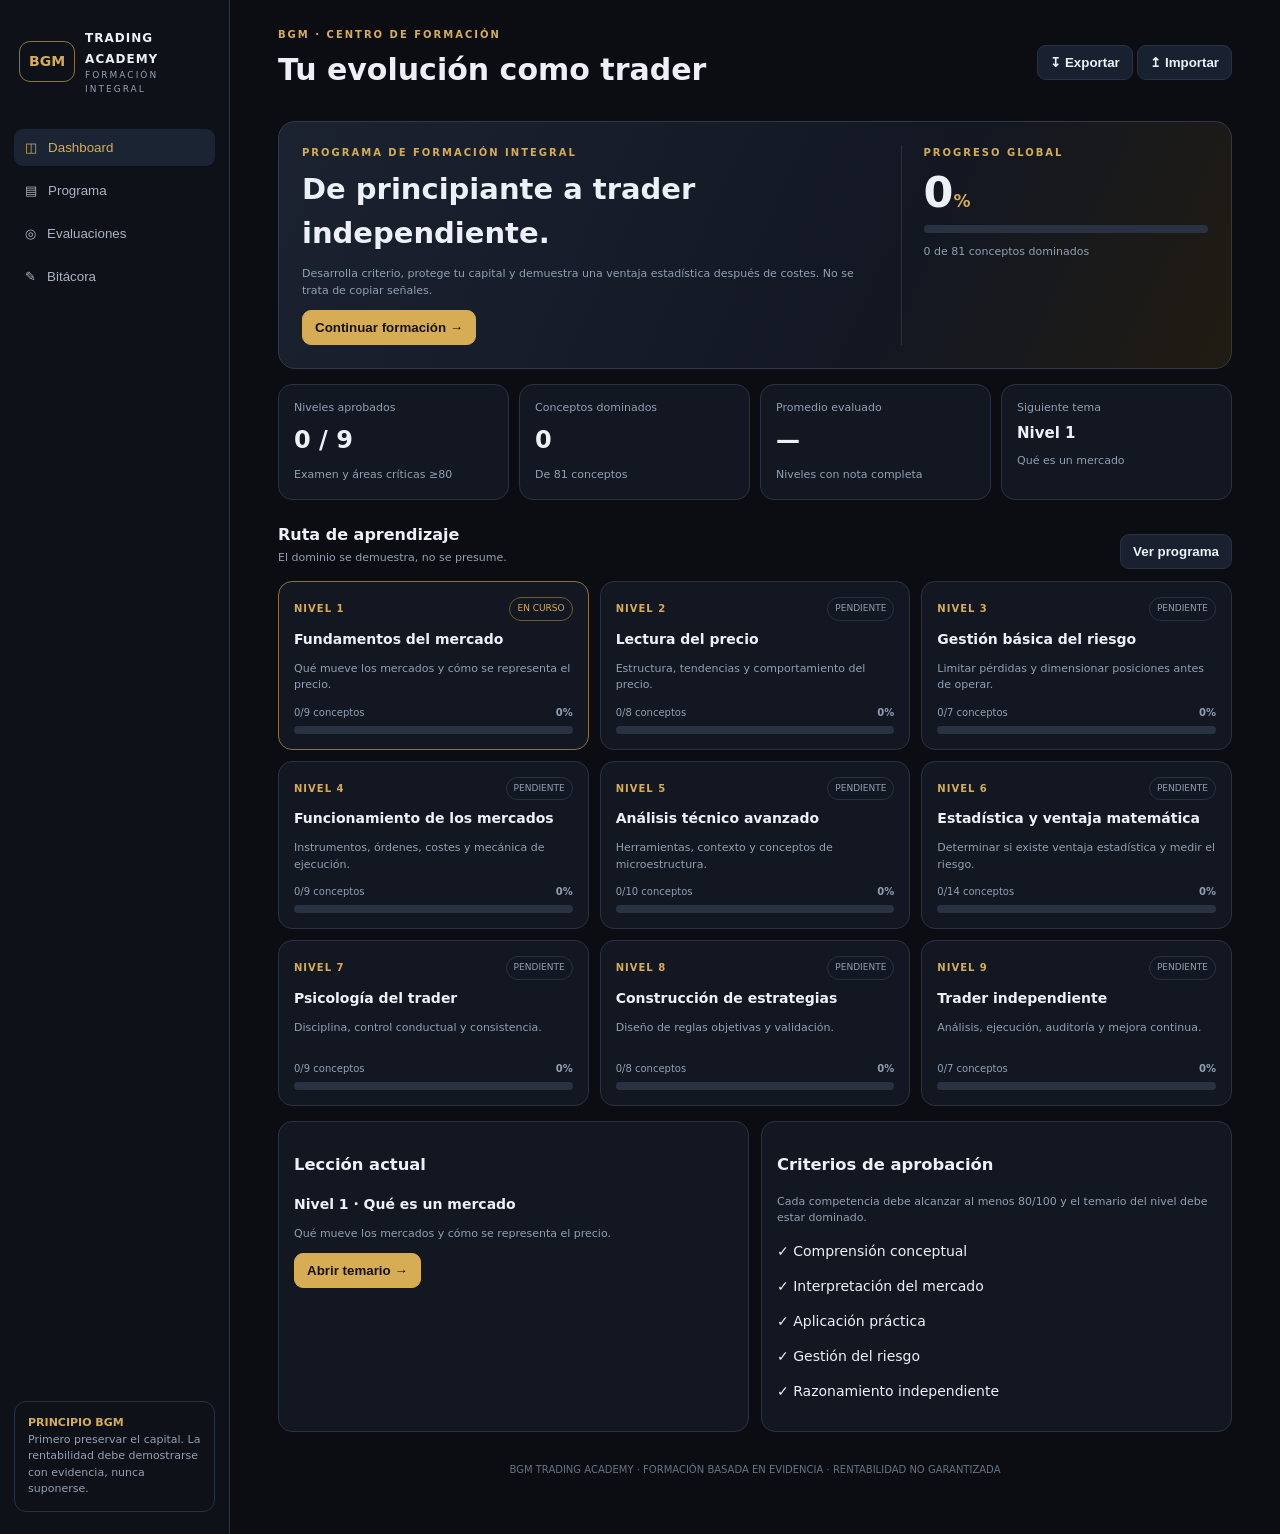
<file: academy_dashboard/index.html>
<!doctype html>
<html lang="es"><head><meta charset="utf-8"><meta name="viewport" content="width=device-width,initial-scale=1"><meta name="theme-color" content="#0b0d12"><title>BGM Trading Academy</title>
<style>
:root{--bg:#0b0d12;--p:#121722;--p2:#192130;--line:#293243;--txt:#edf1f7;--muted:#91a0b4;--gold:#d6ad55;--green:#43c59e;--red:#ef7373}*{box-sizing:border-box}body{margin:0;background:var(--bg);color:var(--txt);font:14px/1.5 system-ui,Arial}.app{min-height:100vh;display:grid;grid-template-columns:230px 1fr}.side{background:#0e1118;border-right:1px solid var(--line);padding:22px 14px;display:flex;flex-direction:column;gap:25px}.brand{display:flex;align-items:center;gap:10px;padding:5px}.logo{border:1px solid #8b713e;color:var(--gold);border-radius:11px;padding:9px;font-weight:900}.brand b{font-size:12px;letter-spacing:1px}.brand small{display:block;color:var(--muted);font-size:9px;letter-spacing:2px}.nav button{width:100%;padding:11px;border:0;border-radius:9px;background:none;color:#aab4c3;text-align:left;margin:3px 0;cursor:pointer}.nav button.active,.nav button:hover{background:#1b2432;color:var(--gold)}.side-note{margin-top:auto;border:1px solid var(--line);border-radius:12px;padding:13px;color:var(--muted);font-size:11px}.side-note b{color:var(--gold)}main{padding:27px clamp(15px,4vw,48px);max-width:1450px;width:100%;margin:auto}.top{display:flex;justify-content:space-between;align-items:center;gap:10px;margin-bottom:24px}.eyebrow{color:var(--gold);font-size:10px;letter-spacing:2px;font-weight:700}.top h1{margin:5px 0;font-size:clamp(22px,3vw,30px)}button,.btn{cursor:pointer}.btn{border:1px solid var(--line);background:var(--p2);color:var(--txt);border-radius:9px;padding:9px 12px;font-weight:600}.btn.gold{background:var(--gold);color:#17130b;border-color:var(--gold)}.hero{border:1px solid #30394a;border-radius:17px;background:linear-gradient(115deg,#1b2230,#121722 65%,#211c12);padding:23px;display:grid;grid-template-columns:1.5fr .8fr;gap:22px;margin-bottom:15px}.hero h2{font-size:clamp(21px,3vw,29px);margin:8px 0}.hero p{color:var(--muted);max-width:650px}.progress{height:8px;background:#293243;border-radius:20px;overflow:hidden}.progress i{display:block;height:100%;background:var(--gold);width:0}.big{font-size:43px;font-weight:800}.big em{font-size:17px;color:var(--gold);font-style:normal}.hero-stat{border-left:1px solid var(--line);padding-left:22px}.muted{color:var(--muted);font-size:11px}.stats{display:grid;grid-template-columns:repeat(4,1fr);gap:10px;margin:15px 0 23px}.stat,.card,.level,.eval{background:var(--p);border:1px solid var(--line);border-radius:14px;padding:15px}.stat label{display:block;color:var(--muted);font-size:11px}.stat strong{font-size:24px;display:block;margin:5px 0}.section{display:flex;justify-content:space-between;align-items:end;margin:22px 0 12px}.section h3{margin:0;font-size:16px}.section p{margin:3px 0;color:var(--muted);font-size:11px}.grid{display:grid;grid-template-columns:repeat(3,1fr);gap:11px}.level{padding:15px}.level.current{border-color:#8b713e}.level h4{margin:8px 0 5px}.level p{font-size:11px;color:var(--muted);min-height:30px}.leveltop,.foot{display:flex;justify-content:space-between;align-items:center;gap:8px}.num{font-size:10px;color:var(--gold);font-weight:bold;letter-spacing:1px}.status{font-size:9px;border:1px solid var(--line);border-radius:20px;padding:4px 7px;color:var(--muted)}.status.ok{color:var(--green);border-color:#27614f}.status.now{color:var(--gold);border-color:#705b32}.foot{font-size:10px;color:var(--muted);margin:10px 0 6px}.cols{display:grid;grid-template-columns:1fr 1fr;gap:12px;margin-top:15px}.view{display:none}.view.active{display:block}.toolbar{display:flex;gap:8px;margin:14px 0;flex-wrap:wrap}.toolbar input,.toolbar select,.field input,.field textarea,.field select,.score input{background:#0e131c;color:var(--txt);border:1px solid var(--line);border-radius:8px;padding:10px}.toolbar input{min-width:220px;flex:1}.level-detail{background:var(--p);border:1px solid var(--line);border-radius:13px;padding:15px;margin:10px 0}.level-detail summary{cursor:pointer;list-style:none}.topics{display:grid;grid-template-columns:1fr 1fr;gap:7px;margin-top:14px}.topic{background:#0e131c;border:1px solid var(--line);border-radius:8px;padding:9px;font-size:12px;display:flex;gap:8px;align-items:center}.topic input{accent-color:var(--green)}.topic.done{border-color:#285344;color:#a5c5b8}.evalgrid{display:grid;grid-template-columns:1fr 1fr;gap:11px}.eval h4{margin:5px 0}.score{display:grid;grid-template-columns:1fr 80px;align-items:center;gap:8px;margin:8px 0;font-size:11px;color:var(--muted)}.score input{width:100%;padding:7px}.field{display:grid;gap:5px;margin:9px 0}.field label{font-size:11px;color:var(--muted)}.field input,.field textarea,.field select{width:100%}.field textarea{min-height:80px}.journalrow{border-top:1px solid var(--line);padding:12px 0}.journalrow small{color:var(--muted)}.empty{border:1px dashed var(--line);padding:18px;text-align:center;color:var(--muted);border-radius:9px}.toast{position:fixed;bottom:18px;right:18px;background:#1b2b27;border:1px solid #2f6956;padding:10px 14px;border-radius:9px;opacity:0;transition:.2s}.toast.show{opacity:1}.footer{text-align:center;color:#667386;font-size:10px;margin:30px 0}
@media(max-width:900px){.app{grid-template-columns:68px 1fr}.side{padding:15px 7px}.brand{justify-content:center}.brand>div:last-child,.side-note{display:none}.nav button{text-align:center;padding:12px 3px;font-size:0}.nav button:before{content:"";font-size:17px}.nav button[data-v=overview]:before{content:"◫"}.nav button[data-v=curriculum]:before{content:"▤"}.nav button[data-v=evaluations]:before{content:"◎"}.nav button[data-v=journal]:before{content:"✎"}.hero{grid-template-columns:1fr}.hero-stat{border:0;border-top:1px solid var(--line);padding:12px 0 0}}@media(max-width:620px){.app{display:block;padding-bottom:62px}.side{position:fixed;z-index:5;bottom:0;left:0;right:0;height:58px;border:0;border-top:1px solid var(--line);padding:4px 5px}.brand{display:none}.nav{display:flex;justify-content:space-around}.nav button{flex:1;margin:0;font-size:9px;padding:4px 1px}.nav button:before{display:block}.top{align-items:flex-start}.top .btn{padding:7px;font-size:11px}.stats{grid-template-columns:1fr 1fr}.grid,.cols,.evalgrid,.topics{grid-template-columns:1fr}main{padding:17px 12px}.hero{padding:17px}.stat{padding:12px}.stat strong{font-size:21px}}
</style></head><body><div class="app"><aside class="side"><div class="brand"><div class="logo">BGM</div><div><b>TRADING ACADEMY</b><small>FORMACIÓN INTEGRAL</small></div></div><nav class="nav"><button class="active" data-v="overview">◫ &nbsp; Dashboard</button><button data-v="curriculum">▤ &nbsp; Programa</button><button data-v="evaluations">◎ &nbsp; Evaluaciones</button><button data-v="journal">✎ &nbsp; Bitácora</button></nav><div class="side-note"><b>PRINCIPIO BGM</b><br>Primero preservar el capital. La rentabilidad debe demostrarse con evidencia, nunca suponerse.</div></aside>
<main><header class="top"><div><div class="eyebrow">BGM · CENTRO DE FORMACIÓN</div><h1 id="title">Tu evolución como trader</h1></div><div><button class="btn" id="export">↧ Exportar</button> <button class="btn" id="import">↥ Importar</button><input type="file" id="file" accept=".json" hidden></div></header>
<section class="view active" id="overview"><div class="hero"><div><div class="eyebrow">PROGRAMA DE FORMACIÓN INTEGRAL</div><h2>De principiante a trader independiente.</h2><p class="muted">Desarrolla criterio, protege tu capital y demuestra una ventaja estadística después de costes. No se trata de copiar señales.</p><button class="btn gold" id="continue">Continuar formación →</button></div><div class="hero-stat"><div class="eyebrow">PROGRESO GLOBAL</div><div class="big" id="pct">0<em>%</em></div><div class="progress"><i id="bar"></i></div><p class="muted" id="count">0 conceptos dominados</p></div></div>
<div class="stats"><div class="stat"><label>Niveles aprobados</label><strong id="approved">0 / 9</strong><span class="muted">Examen y áreas críticas ≥80</span></div><div class="stat"><label>Conceptos dominados</label><strong id="mastered">0</strong><span class="muted" id="total">De 64 conceptos</span></div><div class="stat"><label>Promedio evaluado</label><strong id="average">—</strong><span class="muted">Niveles con nota completa</span></div><div class="stat"><label>Siguiente tema</label><strong style="font-size:15px" id="next">Nivel 1</strong><span class="muted" id="nexttopic">Qué es un mercado</span></div></div>
<div class="section"><div><h3>Ruta de aprendizaje</h3><p>El dominio se demuestra, no se presume.</p></div><button class="btn" data-go="curriculum">Ver programa</button></div><div class="grid" id="levels"></div>
<div class="cols"><div class="card"><h3>Lección actual</h3><b id="current">Nivel 1 · Qué es un mercado</b><p class="muted" id="desc">Comprende cómo interactúan compradores y vendedores.</p><button class="btn gold" data-go="curriculum">Abrir temario →</button></div><div class="card"><h3>Criterios de aprobación</h3><p class="muted">Cada competencia debe alcanzar al menos 80/100 y el temario del nivel debe estar dominado.</p><p>✓ Comprensión conceptual</p><p>✓ Interpretación del mercado</p><p>✓ Aplicación práctica</p><p>✓ Gestión del riesgo</p><p>✓ Razonamiento independiente</p></div></div></section>
<section class="view" id="curriculum"><div class="section"><div><h3>Programa completo</h3><p>Marca dominado solo aquello que puedes explicar y aplicar sin ayuda.</p></div></div><div class="toolbar"><input id="search" placeholder="Buscar concepto o nivel…"><select id="filter"><option value="all">Todos</option><option value="pending">Pendientes</option><option value="done">Dominados</option></select></div><div id="curriculumList"></div></section>
<section class="view" id="evaluations"><div class="section"><div><h3>Evaluaciones por nivel</h3><p>Registra las notas obtenidas en los exámenes prácticos.</p></div></div><div class="evalgrid" id="evalList"></div></section>
<section class="view" id="journal"><div class="section"><div><h3>Bitácora de entrenamiento</h3><p>Separa hechos, interpretación, hipótesis y decisiones.</p></div></div><div class="card"><form id="jform"><div class="field"><label>Fecha</label><input type="date" id="jdate" required></div><div class="field"><label>Activo / mercado</label><input id="jasset" placeholder="BTCUSDT"></div><div class="field"><label>Tipo de práctica</label><select id="jtype"><option>Estudio</option><option>Análisis de gráfico</option><option>Simulación</option><option>Paper Trading</option><option>Auditoría</option></select></div><div class="field"><label>Temporalidad</label><input id="jtf" placeholder="H1, M15…"></div><div class="field"><label>Observaciones e hipótesis</label><textarea id="jnotes" placeholder="¿Qué observaste?"></textarea></div><div class="field"><label>Aprendizaje o error detectado</label><textarea id="jlearn" placeholder="¿Qué mejorarás?"></textarea></div><button class="btn gold" type="submit">Guardar entrada</button></form></div><div class="card" style="margin-top:12px"><h3>Historial</h3><div id="journalList"></div></div></section>
<div class="footer">BGM TRADING ACADEMY · FORMACIÓN BASADA EN EVIDENCIA · RENTABILIDAD NO GARANTIZADA</div></main></div><div class="toast" id="toast"></div>
<script>
const L=[
["Fundamentos del mercado","Qué mueve los mercados y cómo se representa el precio.",["Qué es un mercado","Oferta y demanda","Compradores y vendedores","Formación de precios","Qué es un gráfico","Velas japonesas","OHLC: apertura, máximo, mínimo y cierre","Temporalidades (timeframes)","Volumen"]],
["Lectura del precio","Estructura, tendencias y comportamiento del precio.",["Tendencias alcistas y bajistas","Máximos y mínimos HH, HL, LH, LL","Soportes y resistencias","Consolidaciones","Rupturas (breakouts)","Falsas rupturas","Price Action","Cambios de estructura"]],
["Gestión básica del riesgo","Limitar pérdidas y dimensionar posiciones antes de operar.",["Stop Loss","Take Profit","Relación riesgo/recompensa","Tamaño de posición","Riesgo por operación","Riesgo diario y semanal","Protección del capital"]],
["Funcionamiento de los mercados","Instrumentos, órdenes, costes y mecánica de ejecución.",["Criptomonedas, Forex y acciones","Spot y futuros","Long y Short","Apalancamiento","Margen y liquidación","Tipos de órdenes","Order Book","Spread","Comisiones y funding"]],
["Análisis técnico avanzado","Herramientas, contexto y conceptos de microestructura.",["Medias móviles y EMAs","RSI y MACD","Volumen y perfiles de volumen","Fibonacci","Liquidez y barridos de liquidez","Stop hunts: interpretación y controversia","Fair Value Gaps","Order Blocks","Desequilibrios","Análisis multitemporal"]],
["Estadística y ventaja matemática","Determinar si existe ventaja estadística y medir el riesgo.",["Probabilidad aplicada","Win Rate","Expectativa matemática","Profit Factor","Distribución de resultados","Tamaño de muestra","Varianza y rachas de pérdidas","Drawdown","Riesgo de ruina","Diversificación y correlación","Simulación de Monte Carlo","Sobreoptimización","Sesgo de supervivencia","Backtesting y pruebas fuera de muestra"]],
["Psicología del trader","Disciplina, control conductual y consistencia.",["Disciplina","Miedo y codicia","FOMO","Revenge Trading","Sesgo de confirmación","Impulsividad","Gestión de pérdidas","Control emocional","Plan operativo"]],
["Construcción de estrategias","Diseño de reglas objetivas y validación.",["Desarrollo de hipótesis de trading","Condiciones de entrada","Condiciones de salida","Filtros de estrategia","Medición de resultados","Backtesting","Validación en distintas condiciones","Detectar deterioro de una estrategia"]],
["Trader independiente","Análisis, ejecución, auditoría y mejora continua.",["Análisis diario del mercado","Preparación de escenarios","Plan de trading","Paper Trading","Bitácora profesional","Auditoría de operaciones","Plan de mejora continua"]]
];
const skills=["Comprensión conceptual","Interpretación del mercado","Aplicación práctica","Gestión del riesgo","Razonamiento independiente"];
const total=L.reduce((a,x)=>a+x[2].length,0),KEY="bgm_academy_v1";
function blank(){return{mastered:{},scores:{},journal:[]}}
let S=(()=>{try{return Object.assign(blank(),JSON.parse(localStorage.getItem(KEY)||"{}"))}catch(e){return blank()}})();
function save(){localStorage.setItem(KEY,JSON.stringify(S));render()}
function done(l,t){return !!S.mastered[l+"-"+t]}
function count(){return Object.keys(S.mastered).filter(k=>S.mastered[k]).length}
function first(){for(let l=0;l<L.length;l++)for(let t=0;t<L[l][2].length;t++)if(!done(l,t))return[l,t];return[8,L[8][2].length-1]}
function levelDone(l){return L[l][2].every((x,t)=>done(l,t))}
function avg(l){let s=S.scores[l]||{},a=skills.map(k=>s[k]).filter(v=>v!==undefined);return a.length===5?a.reduce((x,y)=>x+Number(y),0)/5:null}
function approved(l){let s=S.scores[l]||{};return levelDone(l)&&skills.every(k=>s[k]!==undefined&&Number(s[k])>=80)}
function esc(x){return String(x??"").replace(/[&<>"']/g,c=>({"&":"&amp;","<":"&lt;",">":"&gt;",'"':"&quot;","'":"&#39;"}[c]))}
function toast(s){let e=document.getElementById("toast");e.textContent=s;e.classList.add("show");setTimeout(()=>e.classList.remove("show"),2000)}
function overview(){let n=count(),p=Math.round(n/total*100),f=first(),a=L.map((x,i)=>avg(i)).filter(x=>x!==null);document.getElementById("pct").innerHTML=p+"<em>%</em>";document.getElementById("bar").style.width=p+"%";document.getElementById("count").textContent=n+" de "+total+" conceptos dominados";document.getElementById("mastered").textContent=n;document.getElementById("total").textContent="De "+total+" conceptos";document.getElementById("approved").textContent=L.filter((x,i)=>approved(i)).length+" / 9";document.getElementById("average").textContent=a.length?Math.round(a.reduce((x,y)=>x+y,0)/a.length)+"/100":"—";document.getElementById("next").textContent="Nivel "+(f[0]+1);document.getElementById("nexttopic").textContent=L[f[0]][2][f[1]];document.getElementById("current").textContent="Nivel "+(f[0]+1)+" · "+L[f[0]][2][f[1]];document.getElementById("desc").textContent=L[f[0]][1];let h="";L.forEach((x,i)=>{let d=x[2].filter((z,t)=>done(i,t)).length,q=Math.round(d/x[2].length*100),ap=approved(i),cur=i===f[0];h+='<article class="level '+(cur?"current":"")+'"><div class="leveltop"><span class="num">NIVEL '+(i+1)+'</span><span class="status '+(ap?"ok":cur?"now":"")+'">'+(ap?"APROBADO":cur?"EN CURSO":"PENDIENTE")+'</span></div><h4>'+x[0]+'</h4><p>'+x[1]+'</p><div class="foot"><span>'+d+'/'+x[2].length+' conceptos</span><b>'+q+'%</b></div><div class="progress"><i style="width:'+q+'%"></i></div></article>'});document.getElementById("levels").innerHTML=h}
function curriculum(){let q=(document.getElementById("search").value||"").toLowerCase(),f=document.getElementById("filter").value,h="";L.forEach((x,i)=>{let ts=x[2].map((t,j)=>({t:t,j:j,d:done(i,j)})).filter(o=>(!q||(o.t+" "+x[0]).toLowerCase().includes(q))&&(f==="all"||(f==="done"?o.d:!o.d)));if(!ts.length)return;h+='<details class="level-detail" '+(i===first()[0]?"open":"")+'><summary><div class="leveltop"><b><span class="num">N'+(i+1)+'</span> &nbsp;'+x[0]+'</b><span class="status">'+x[2].filter((z,j)=>done(i,j)).length+'/'+x[2].length+'</span></div><p class="muted">'+x[1]+'</p></summary><div class="topics">';ts.forEach(o=>{h+='<label class="topic '+(o.d?"done":"")+'"><input type="checkbox" data-topic="'+i+'-'+o.j+'" '+(o.d?"checked":"")+'><span>'+o.t+'</span></label>'});h+='</div><p class="muted">Marca un concepto cuando puedas definirlo, explicarlo y aplicarlo con un ejemplo propio.</p></details>'});document.getElementById("curriculumList").innerHTML=h||'<div class="empty">No hay resultados.</div>'}
function evaluations(){let h="";L.forEach((x,i)=>{let s=S.scores[i]||{},a=avg(i),ap=approved(i);h+='<div class="eval"><div class="leveltop"><span class="num">NIVEL '+(i+1)+'</span><span class="status '+(ap?"ok":"")+'">'+(ap?"APROBADO":levelDone(i)?"EVALUACIÓN PENDIENTE":"TEMARIO INCOMPLETO")+'</span></div><h4>'+x[0]+'</h4><p class="muted">Introduce notas reales de 0 a 100. Completa el temario antes de evaluar.</p>';skills.forEach(k=>{h+='<label class="score"><span>'+k+'</span><input type="number" min="0" max="100" data-score="'+i+'" data-skill="'+k+'" value="'+(s[k]??"")+'" placeholder="—" '+(!levelDone(i)?"disabled":"")+'></label>'});h+='<hr style="border:0;border-top:1px solid var(--line)"><div class="foot"><span>Promedio: '+(a===null?"—":Math.round(a)+"/100")+'</span><b>'+(ap?"Nivel aprobado":!levelDone(i)?"Completa conceptos":"Cada área debe ser ≥80")+'</b></div></div>'});document.getElementById("evalList").innerHTML=h}
function journal(){let a=S.journal.slice().reverse(),h="";a.forEach((x,i)=>{h+='<div class="journalrow"><b>'+esc(x.asset||"Práctica")+' · '+esc(x.type)+'</b><small style="float:right">'+esc(x.date)+' '+esc(x.tf||"")+'</small>'+(x.notes?'<p>'+esc(x.notes)+'</p>':"")+(x.learn?'<p class="muted">Aprendizaje: '+esc(x.learn)+'</p>':"")+'<button class="btn" data-del="'+(S.journal.length-1-i)+'">Eliminar</button></div>'});document.getElementById("journalList").innerHTML=h||'<div class="empty">Todavía no hay entradas en tu bitácora.</div>'}
function render(){overview();curriculum();evaluations();journal()}
function go(v){document.querySelectorAll(".view").forEach(x=>x.classList.toggle("active",x.id===v));document.querySelectorAll(".nav button").forEach(x=>x.classList.toggle("active",x.dataset.v===v));document.getElementById("title").textContent=({overview:"Tu evolución como trader",curriculum:"Ruta de aprendizaje",evaluations:"Evaluaciones y dominio",journal:"Bitácora de entrenamiento"})[v];window.scrollTo(0,0)}
document.querySelectorAll(".nav button").forEach(b=>b.onclick=()=>go(b.dataset.v));document.querySelectorAll("[data-go]").forEach(b=>b.onclick=()=>go(b.dataset.go));document.getElementById("continue").onclick=()=>go("curriculum");
document.getElementById("curriculumList").onchange=e=>{let x=e.target;if(!x.matches("[data-topic]"))return;let a=x.dataset.topic.split("-"),k=a[0]+"-"+a[1];if(x.checked)S.mastered[k]=true;else delete S.mastered[k];save();toast("Progreso actualizado")};
document.getElementById("search").oninput=curriculum;document.getElementById("filter").onchange=curriculum;
document.getElementById("evalList").onchange=e=>{let x=e.target;if(!x.matches("[data-score]"))return;let l=x.dataset.score,v=x.value;if(v!==""&&(Number(v)<0||Number(v)>100)){toast("La nota debe estar entre 0 y 100");x.value="";return}S.scores[l]=S.scores[l]||{};if(v==="")delete S.scores[l][x.dataset.skill];else S.scores[l][x.dataset.skill]=Number(v);save();toast("Nota guardada")};
document.getElementById("jdate").value=new Date().toISOString().slice(0,10);document.getElementById("jform").onsubmit=e=>{e.preventDefault();S.journal.push({date:jdate.value,asset:jasset.value,type:jtype.value,tf:jtf.value,notes:jnotes.value,learn:jlearn.value});save();e.target.reset();jdate.value=new Date().toISOString().slice(0,10);toast("Entrada guardada")};
document.getElementById("journalList").onclick=e=>{let b=e.target.closest("[data-del]");if(!b)return;S.journal.splice(Number(b.dataset.del),1);save();toast("Entrada eliminada")};
document.getElementById("export").onclick=()=>{let b=new Blob([JSON.stringify({app:"BGM Trading Academy",state:S},null,2)],{type:"application/json"}),a=document.createElement("a");a.href=URL.createObjectURL(b);a.download="bgm-academy-progreso.json";a.click();URL.revokeObjectURL(a.href)};
document.getElementById("import").onclick=()=>document.getElementById("file").click();document.getElementById("file").onchange=async e=>{try{let d=JSON.parse(await e.target.files[0].text()),s=d.state||d;if(!s.mastered)throw Error();if(confirm("Importar reemplazará el progreso actual de este navegador. ¿Continuar?")){S=Object.assign(blank(),s);save();toast("Progreso importado")}}catch(x){toast("Archivo no válido")}e.target.value=""};
render();
</script></body></html>
</file>
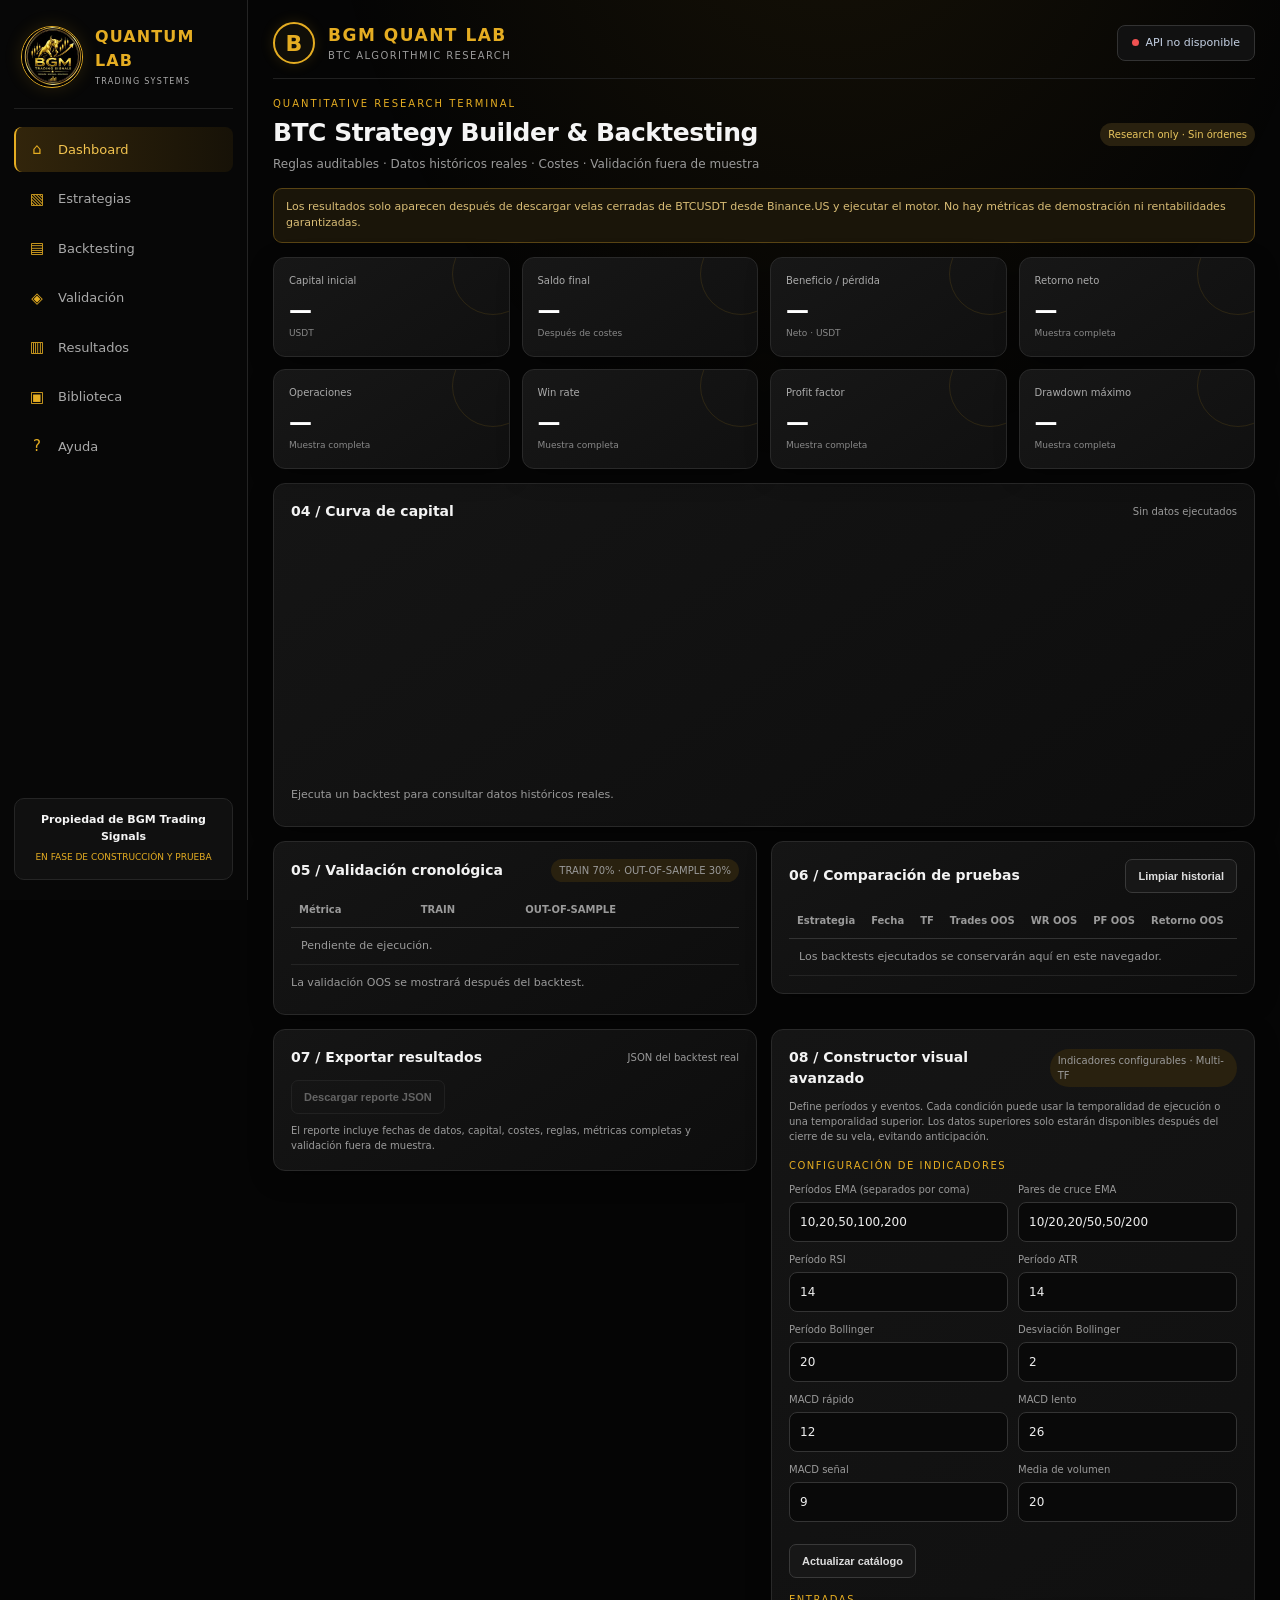
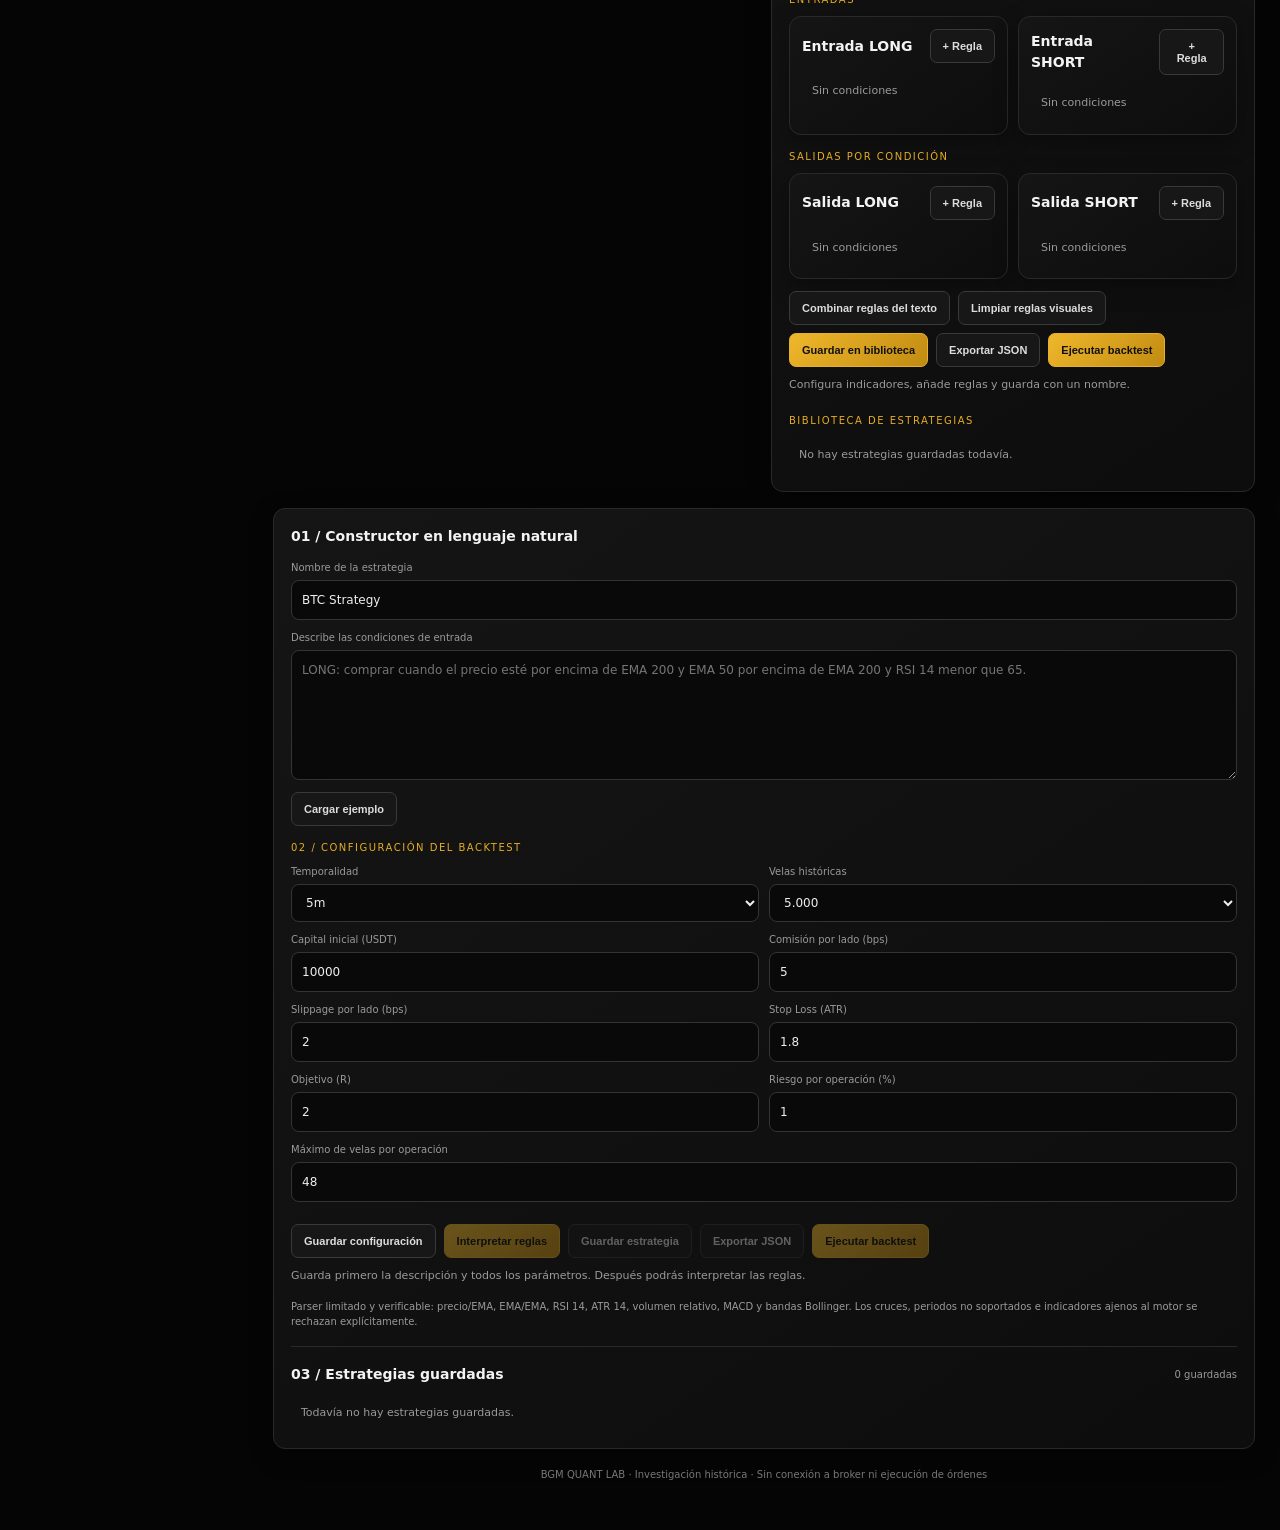
<file: quant_lab/dashboard/index.html>
<!doctype html>
<html lang="es">
<head>
<meta charset="utf-8"><meta name="viewport" content="width=device-width,initial-scale=1">
<meta name="theme-color" content="#090d16">
<title>BGM Quant Lab · BTC Strategy Research</title>
<style>
:root{--bg:#090d16;--panel:#111a2a;--panel2:#151f31;--line:#29374f;--muted:#91a0b8;--text:#edf2fb;--gold:#d8b66f;--green:#35c99a;--red:#f07886;--blue:#80a8ff}
*{box-sizing:border-box}body{margin:0;background:radial-gradient(ellipse at 80% -20%,#1c2a49 0,transparent 42%),var(--bg);color:var(--text);font:14px/1.5 Inter,system-ui,Segoe UI,sans-serif}
.shell{max-width:1500px;margin:auto;padding:24px}.top{display:flex;justify-content:space-between;align-items:center;gap:15px;margin-bottom:22px}
.brand{display:flex;gap:13px;align-items:center}.logo{width:46px;height:46px;border:1px solid #987d49;border-radius:14px;display:grid;place-items:center;color:var(--gold);font-weight:900;font-size:22px}.brand strong{letter-spacing:2px;font-size:15px}.brand small{display:block;color:var(--muted);font-size:10px;letter-spacing:2px}
.status{border:1px solid var(--line);border-radius:30px;padding:8px 13px;color:#c5d1e4;background:var(--panel);font-size:11px}.status i{display:inline-block;width:7px;height:7px;background:var(--gold);border-radius:50%;margin-right:7px}
.hero{display:flex;justify-content:space-between;align-items:end;margin:15px 0 18px;gap:12px}.eyebrow{color:var(--gold);letter-spacing:2px;text-transform:uppercase;font-size:10px}.hero h1{font-size:28px;letter-spacing:-.8px;margin:3px 0}.hero p{color:var(--muted);margin:0;font-size:12px}
.grid{display:grid;gap:14px}.layout{grid-template-columns:390px minmax(0,1fr);align-items:start}.panel,.metric{background:linear-gradient(145deg,#141e30,#101725);border:1px solid var(--line);border-radius:14px;padding:17px;min-width:0}.panel h2{font-size:13px;margin:0 0 13px}
.field{display:grid;gap:5px;margin-bottom:10px}.field label{font-size:10px;color:var(--muted)}input,select,textarea{width:100%;min-width:0;background:#0b1220;color:var(--text);border:1px solid #2c3a53;border-radius:8px;padding:10px;font:inherit;font-size:12px;outline:none}input:focus,select:focus,textarea:focus{border-color:var(--gold)}textarea{min-height:130px;resize:vertical;line-height:1.55}
.formgrid{display:grid;grid-template-columns:1fr 1fr;gap:0 10px}.full{grid-column:1/-1}.sectionlabel{font-size:10px;color:var(--gold);letter-spacing:1.5px;margin:14px 0 9px}
.btnrow{display:flex;gap:8px;flex-wrap:wrap;margin-top:12px}.btn{border:1px solid #786642;background:linear-gradient(135deg,#d8b66f,#a98b4d);color:#111723;font-weight:800;border-radius:8px;padding:10px 12px;cursor:pointer;font-size:11px}.btn.secondary{background:#18243a;color:#d5deec;border-color:#34435c}.btn:disabled{opacity:.4;cursor:not-allowed}
.hint{font-size:10px;color:var(--muted);margin-top:9px}.notice{margin:0 0 14px;border:1px solid #625332;background:#282314;color:#dfca91;border-radius:9px;padding:10px 12px;font-size:11px}
.statusline{font-size:11px;color:var(--muted);min-height:22px;margin-top:10px;overflow-wrap:anywhere}.rules{background:#0b1321;border:1px solid #28364d;border-radius:9px;padding:12px;margin-top:12px;font-size:11px}.rules strong{display:block;color:var(--gold);margin:4px 0}.rules ul{margin:4px 0 10px;padding-left:19px;color:#d3ddeb}.warning{color:#e5c27b;margin:5px 0}.ok{color:var(--green)}
.right{display:grid;gap:14px}.metrics{grid-template-columns:repeat(4,minmax(0,1fr))}.metric .label{font-size:10px;color:var(--muted)}.metric .value{font-size:22px;font-weight:750;margin-top:5px;overflow-wrap:anywhere}.metric .sub{font-size:9px;color:var(--muted)}
.head{display:flex;justify-content:space-between;align-items:center;gap:10px;margin-bottom:10px}.head h2{margin:0;font-size:13px}.head span{font-size:10px;color:var(--muted)}canvas{width:100%;height:210px;display:block}
table{width:100%;border-collapse:collapse;white-space:nowrap;font-size:10px}th{text-align:left;color:var(--muted);font-weight:600;padding:10px 8px;border-bottom:1px solid var(--line)}td{padding:9px 8px;border-bottom:1px solid #202b40;color:#d2dbea}.tablewrap{overflow:auto}.positive{color:var(--green)}.negative{color:var(--red)}
.library{display:grid;gap:8px}.saved{display:flex;justify-content:space-between;align-items:center;gap:10px;background:#0c1422;border:1px solid #29374f;padding:10px;border-radius:9px}.saved b{font-size:11px}.saved small{display:block;color:var(--muted);font-size:9px}.saved .btnrow{margin:0}.saved button{padding:7px 9px}
.empty{color:var(--muted);font-size:11px;padding:10px}.footer{text-align:center;color:#68758b;font-size:10px;padding:18px}.pill{font-size:10px;padding:4px 8px;border-radius:30px;background:#202b40;color:#b8c7dc}
@media(max-width:1100px){.layout{grid-template-columns:1fr}.metrics{grid-template-columns:repeat(2,1fr)}}@media(max-width:600px){.shell{padding:13px}.hero{align-items:flex-start;flex-direction:column}.metrics{gap:8px}.metric{padding:12px}.metric .value{font-size:18px}.top{align-items:flex-start;flex-direction:column}.saved{align-items:flex-start;flex-direction:column}}

/* BGM Quantum Lab — premium black & gold dashboard */
:root{--bg:#050505;--panel:#101010;--panel2:#151515;--line:#292929;--muted:#9a9a9a;--text:#f5f5f5;--gold:#e5ad22;--green:#19c985;--red:#f05252;--blue:#258fc5}
*{box-sizing:border-box}
body{background:#050505;color:var(--text);font-family:Inter,system-ui,-apple-system,Segoe UI,sans-serif}
body:before{content:"";position:fixed;inset:0;pointer-events:none;background:radial-gradient(ellipse at 65% -30%,rgba(229,173,34,.09),transparent 45%);z-index:-1}
.app-sidebar{position:fixed;z-index:20;inset:0 auto 0 0;width:248px;background:#070707;border-right:1px solid #242424;padding:20px 14px;display:flex;flex-direction:column;gap:18px}
.app-brand{display:flex;align-items:center;gap:12px;padding:5px 7px 20px;border-bottom:1px solid #202020}
.app-mark{width:62px;height:62px;object-fit:contain;border:1px solid var(--gold);border-radius:50%;display:block;box-shadow:0 0 18px #e5ad2226;background:#050505}
.app-brand strong{display:block;color:var(--gold);font-size:16px;letter-spacing:1.1px}.app-brand small{display:block;color:#aaa;font-size:8px;letter-spacing:1.3px;margin-top:3px}
.app-nav{display:grid;gap:5px}.app-nav a{color:#aaa;text-decoration:none;padding:11px 12px;border-radius:8px;font-size:13px;display:flex;align-items:center;gap:12px;border-left:2px solid transparent;transition:.18s}
.app-nav a:hover,.app-nav a.active{color:#f2c34f;background:linear-gradient(90deg,#32250b,#171207);border-left-color:var(--gold)}
.app-nav a span{width:18px;text-align:center;color:var(--gold);font-size:15px}
.app-sidebar-foot{margin-top:auto;border:1px solid #252525;background:#101010;border-radius:10px;padding:13px;text-align:center}
.app-sidebar-foot b{display:block;font-size:11px}.app-sidebar-foot small{color:#e5ad22;font-size:9px}
.shell{max-width:none;margin:0 0 0 248px;padding:22px 25px 30px}
.top{margin-bottom:17px;padding-bottom:14px;border-bottom:1px solid #202020}
.brand .logo{width:42px;height:42px;border-radius:50%;border:2px solid var(--gold);background:#100e08;color:var(--gold);box-shadow:0 0 14px #e5ad2226}
.brand strong{font-size:17px;color:var(--gold);letter-spacing:1.5px}.brand small{letter-spacing:1.4px}
.status{border:1px solid #333;background:#111;border-radius:8px;padding:9px 14px}.status i{background:var(--green)}
.hero{margin:10px 0 15px;align-items:center}.hero h1{font-size:25px;letter-spacing:-.5px}.hero p{font-size:12px}
.eyebrow{color:var(--gold);font-size:10px;letter-spacing:2px}
.notice{border-color:#594414;background:#1a1509;color:#d9bd76}
.layout{display:flex;flex-direction:column;gap:16px}
.layout>.right{order:1;display:grid;grid-template-columns:repeat(2,minmax(0,1fr));gap:14px;align-items:start}
.layout>aside{order:2}
.panel,.metric{background:linear-gradient(145deg,#151515,#0d0d0d);border:1px solid #292929;border-radius:12px;box-shadow:0 7px 24px #0005}
.panel{padding:17px}.panel h2,.head h2{font-size:14px;color:#f3f3f3}
.metrics{grid-column:1/-1;grid-template-columns:repeat(4,minmax(0,1fr));gap:12px}
.metric{padding:15px;background:linear-gradient(145deg,#171717,#101010);position:relative;overflow:hidden}
.metric:after{content:"";position:absolute;right:-25px;top:-25px;width:80px;height:80px;border:1px solid #e5ad2220;border-radius:50%}
.metric .label{font-size:10px;color:#aaa}.metric .value{font-size:23px;color:#fff}.metric .sub{font-size:9px;color:#888}
.right>.panel:nth-of-type(2){grid-column:1/-1}
.right>#visualBuilder{grid-column:1/-1}
.right>.panel{min-width:0}
canvas{height:245px}
.btn{background:linear-gradient(135deg,#efb72b,#c18b12);border:1px solid #e6b12c;color:#101010;border-radius:7px}
.btn.secondary{background:#171717;border-color:#393939;color:#ddd}
.btn:hover{filter:brightness(1.1)}
input,select,textarea{background:#090909;border-color:#343434;color:#eee}
input:focus,select:focus,textarea:focus{border-color:var(--gold)}
.sectionlabel{color:var(--gold)}
.rules{background:#0b0b0b;border-color:#333}
.saved{background:#0b0b0b;border-color:#333}
th{border-bottom-color:#333}td{border-bottom-color:#242424}
.pill{background:#29210f;color:#e9c65e}
.footer{color:#777}
.app-main-title{display:none}
@media(max-width:1050px){.shell{padding:17px}.layout>.right{grid-template-columns:1fr 1fr}.metrics{grid-template-columns:repeat(2,minmax(0,1fr))}}
@media(max-width:700px){
.app-sidebar{position:relative;width:auto;inset:auto;padding:10px 12px;gap:8px;border-right:0;border-bottom:1px solid #282828}
.app-brand{padding:2px 4px 9px}.app-mark{width:44px;height:44px}
.app-nav{display:flex;overflow-x:auto;gap:5px;padding-bottom:3px}.app-nav a{white-space:nowrap;padding:8px 10px;font-size:11px}
.app-sidebar-foot{display:none}.shell{margin:0;padding:13px}
.top{align-items:center;flex-direction:row}.brand strong{font-size:14px}.brand small{font-size:8px}
.hero{align-items:flex-start;flex-direction:column}.layout>.right{grid-template-columns:1fr}.metrics{grid-template-columns:repeat(2,minmax(0,1fr))}
.right>.panel:nth-of-type(2),.right>#visualBuilder{grid-column:1}
.metric{padding:12px}.metric .value{font-size:19px}
}

</style>
</head>
<body><main class="shell">
<header class="top"><div class="brand"><div class="logo">B</div><div><strong>BGM QUANT LAB</strong><small>BTC ALGORITHMIC RESEARCH</small></div></div><div class="status"><i id="apiDot"></i><span id="apiState">Comprobando API…</span></div></header>
<section class="hero"><div><div class="eyebrow">Quantitative research terminal</div><h1>BTC Strategy Builder & Backtesting</h1><p>Reglas auditables · Datos históricos reales · Costes · Validación fuera de muestra</p></div><span class="pill">Research only · Sin órdenes</span></section>
<div class="notice">Los resultados solo aparecen después de descargar velas cerradas de BTCUSDT desde Binance.US y ejecutar el motor. No hay métricas de demostración ni rentabilidades garantizadas.</div>
<section class="grid layout">
<aside class="panel">
<h2>01 / Constructor en lenguaje natural</h2>
<div class="field"><label for="strategyName">Nombre de la estrategia</label><input id="strategyName" maxlength="60" value="BTC Strategy"></div>
<div class="field"><label for="description">Describe las condiciones de entrada</label><textarea id="description" placeholder="LONG: comprar cuando el precio esté por encima de EMA 200 y EMA 50 por encima de EMA 200 y RSI 14 menor que 65."></textarea></div>
<div class="btnrow"><button class="btn secondary" id="exampleBtn" type="button">Cargar ejemplo</button></div>
<div class="sectionlabel">02 / CONFIGURACIÓN DEL BACKTEST</div>
<div class="formgrid">
<div class="field"><label for="timeframe">Temporalidad</label><select id="timeframe"><option>1m</option><option selected>5m</option><option>15m</option><option>1h</option><option>4h</option><option>1d</option></select></div>
<div class="field"><label for="candles">Velas históricas</label><select id="candles"><option value="500">500</option><option value="1000">1.000</option><option selected value="5000">5.000</option><option value="10000">10.000</option><option value="20000">20.000</option></select></div>
<div class="field"><label for="initialEquity">Capital inicial (USDT)</label><input id="initialEquity" type="number" min="1" step="100" value="10000"></div>
<div class="field"><label for="feeBps">Comisión por lado (bps)</label><input id="feeBps" type="number" min="0" max="100" step=".5" value="5"></div>
<div class="field"><label for="slippageBps">Slippage por lado (bps)</label><input id="slippageBps" type="number" min="0" max="100" step=".5" value="2"></div>
<div class="field"><label for="stopAtr">Stop Loss (ATR)</label><input id="stopAtr" type="number" min=".5" max="5" step=".1" value="1.8"></div>
<div class="field"><label for="rewardRisk">Objetivo (R)</label><input id="rewardRisk" type="number" min=".5" max="6" step=".1" value="2"></div>
<div class="field"><label for="riskPct">Riesgo por operación (%)</label><input id="riskPct" type="number" min=".1" max="5" step=".1" value="1"></div>
<div class="field full"><label for="maxHolding">Máximo de velas por operación</label><input id="maxHolding" type="number" min="1" max="1000" step="1" value="48"></div>
</div>
<div class="btnrow">
<button class="btn secondary" id="saveConfig" type="button">Guardar configuración</button>
<button class="btn" id="interpret" type="button" disabled>Interpretar reglas</button>
<button class="btn secondary" id="saveStrategy" type="button" disabled>Guardar estrategia</button>
<button class="btn secondary" id="exportStrategy" type="button" disabled>Exportar JSON</button>
<button class="btn" id="runBacktest" type="button" disabled>Ejecutar backtest</button>
</div>
<div class="statusline" id="builderStatus">Guarda primero la descripción y todos los parámetros. Después podrás interpretar las reglas.</div>
<div id="interpretedRules" class="rules" hidden></div>
<div class="hint">Parser limitado y verificable: precio/EMA, EMA/EMA, RSI 14, ATR 14, volumen relativo, MACD y bandas Bollinger. Los cruces, periodos no soportados e indicadores ajenos al motor se rechazan explícitamente.</div>
<hr style="border:0;border-top:1px solid var(--line);margin:17px 0">
<div class="head"><h2>03 / Estrategias guardadas</h2><span id="savedCount">0</span></div>
<div class="library" id="strategyLibrary"><div class="empty">Todavía no hay estrategias guardadas.</div></div>
</aside>
<div class="right">
<section class="grid metrics">
<div class="metric"><div class="label">Capital inicial</div><div class="value" id="mInitial">—</div><div class="sub">USDT</div></div>
<div class="metric"><div class="label">Saldo final</div><div class="value" id="mFinal">—</div><div class="sub">Después de costes</div></div>
<div class="metric"><div class="label">Beneficio / pérdida</div><div class="value" id="mPnl">—</div><div class="sub">Neto · USDT</div></div>
<div class="metric"><div class="label">Retorno neto</div><div class="value" id="mReturn">—</div><div class="sub">Muestra completa</div></div>
<div class="metric"><div class="label">Operaciones</div><div class="value" id="mTrades">—</div><div class="sub">Muestra completa</div></div>
<div class="metric"><div class="label">Win rate</div><div class="value" id="mWin">—</div><div class="sub">Muestra completa</div></div>
<div class="metric"><div class="label">Profit factor</div><div class="value" id="mPf">—</div><div class="sub">Muestra completa</div></div>
<div class="metric"><div class="label">Drawdown máximo</div><div class="value" id="mDd">—</div><div class="sub">Muestra completa</div></div>
</section>
<section class="panel"><div class="head"><h2>04 / Curva de capital</h2><span id="dataMeta">Sin datos ejecutados</span></div><canvas id="equityChart" aria-label="Curva de capital del backtest"></canvas><div class="statusline" id="resultStatus">Ejecuta un backtest para consultar datos históricos reales.</div></section>
<section class="panel"><div class="head"><h2>05 / Validación cronológica</h2><span class="pill">TRAIN 70% · OUT-OF-SAMPLE 30%</span></div><div class="tablewrap"><table><thead><tr><th>Métrica</th><th>TRAIN</th><th>OUT-OF-SAMPLE</th></tr></thead><tbody id="validationRows"><tr><td colspan="3" class="empty">Pendiente de ejecución.</td></tr></tbody></table></div><div class="statusline" id="qualityStatus">La validación OOS se mostrará después del backtest.</div></section>
<section class="panel"><div class="head"><h2>06 / Comparación de pruebas</h2><button class="btn secondary" id="clearComparisons" type="button">Limpiar historial</button></div><div class="tablewrap"><table><thead><tr><th>Estrategia</th><th>Fecha</th><th>TF</th><th>Trades OOS</th><th>WR OOS</th><th>PF OOS</th><th>Retorno OOS</th><th>DD OOS</th><th>Saldo final</th></tr></thead><tbody id="comparisonRows"><tr><td colspan="9" class="empty">Los backtests ejecutados se conservarán aquí en este navegador.</td></tr></tbody></table></div></section>
<section class="panel"><div class="head"><h2>07 / Exportar resultados</h2><span>JSON del backtest real</span></div><div class="btnrow"><button class="btn secondary" id="exportResult" type="button" disabled>Descargar reporte JSON</button></div><div class="hint">El reporte incluye fechas de datos, capital, costes, reglas, métricas completas y validación fuera de muestra.</div></section>
</div></section>
<footer class="footer">BGM QUANT LAB · Investigación histórica · Sin conexión a broker ni ejecución de órdenes</footer>
</main>
<script>
const API='https://bgm-quant-lab-api.onrender.com';
const $=id=>document.getElementById(id);
const CONFIG_KEY='bgmQuantLab.btcBuilderConfig.v2';
const LIBRARY_KEY='bgmQuantLab.btcStrategies.v2';
const RESULTS_KEY='bgmQuantLab.btcComparisons.v2';
let savedSignature=null, parsed=null, parsedMeta=null, currentSavedId=null, lastResult=null;
const number=id=>Number($(id).value);
function snapshot(){return {name:$('strategyName').value.trim(),description:$('description').value.trim(),timeframe:$('timeframe').value,candles:number('candles'),initial_equity:number('initialEquity'),fee_bps:number('feeBps'),slippage_bps:number('slippageBps'),stop_atr:number('stopAtr'),reward_risk:number('rewardRisk'),risk_per_trade_pct:number('riskPct'),max_holding_bars:number('maxHolding')}}
function signature(){return JSON.stringify(snapshot())}
function fmt(v,suffix=''){if(v===null||v===undefined||!Number.isFinite(Number(v)))return 'N/D';return Number(v).toLocaleString('es-ES',{maximumFractionDigits:2})+suffix}
function validateInputs(){const s=snapshot();if(!s.description)throw Error('Escribe la descripción de la estrategia.');if(!s.name)throw Error('Indica un nombre para la estrategia.');if(!(s.candles>=500&&s.candles<=20000))throw Error('Selecciona entre 500 y 20.000 velas.');if(!(s.initial_equity>0&&Number.isFinite(s.initial_equity)))throw Error('El capital inicial debe ser mayor que cero.');if(!(s.fee_bps>=0&&s.fee_bps<=100&&s.slippage_bps>=0&&s.slippage_bps<=100))throw Error('Comisión y slippage deben estar entre 0 y 100 bps por lado.');if(!(s.stop_atr>=.5&&s.stop_atr<=5&&s.reward_risk>=.5&&s.reward_risk<=6&&s.risk_per_trade_pct>=.1&&s.risk_per_trade_pct<=5&&Number.isInteger(s.max_holding_bars)&&s.max_holding_bars>=1&&s.max_holding_bars<=1000))throw Error('Revisa Stop ATR, objetivo R, riesgo y máximo de velas.');return s}
function setStatus(message,kind){$('builderStatus').textContent=message;$('builderStatus').className='statusline '+(kind||'')}
function markDirty(){if(savedSignature!==signature()){parsed=null;parsedMeta=null;$('saveStrategy').disabled=true;$('exportStrategy').disabled=true;$('runBacktest').disabled=true;$('interpret').disabled=false;setStatus('Hay cambios sin guardar. Pulsa «Guardar configuración» antes de interpretar.','warning')}}
function saveConfig(){try{validateInputs();localStorage.setItem(CONFIG_KEY,JSON.stringify(snapshot()));savedSignature=signature();parsed=null;parsedMeta=null;$('saveStrategy').disabled=true;$('exportStrategy').disabled=true;$('runBacktest').disabled=true;setStatus('Configuración guardada en este navegador. Ahora pulsa «Interpretar reglas».','ok');return true}catch(e){setStatus(e.message,'warning');return false}}
function applySnapshot(s){$('strategyName').value=s.name||'BTC Strategy';$('description').value=s.description||'';$('timeframe').value=s.timeframe||'5m';$('candles').value=String(s.candles||5000);$('initialEquity').value=s.initial_equity??10000;$('feeBps').value=s.fee_bps??5;$('slippageBps').value=s.slippage_bps??2;$('stopAtr').value=s.stop_atr??1.8;$('rewardRisk').value=s.reward_risk??2;$('riskPct').value=s.risk_per_trade_pct??1;$('maxHolding').value=s.max_holding_bars??48}
function showRules(meta){const box=$('interpretedRules');box.hidden=false;box.innerHTML='';const title=document.createElement('strong');title.textContent='LONG · reglas reconocidas';box.append(title);const long=document.createElement('ul');(meta.recognized.long||[]).forEach(v=>{const li=document.createElement('li');li.textContent=v;long.append(li)});box.append(long);const st=document.createElement('strong');st.textContent='SHORT · reglas reconocidas';box.append(st);const short=document.createElement('ul');(meta.recognized.short||[]).forEach(v=>{const li=document.createElement('li');li.textContent=v;short.append(li)});box.append(short);(meta.warnings||[]).forEach(v=>{const p=document.createElement('div');p.className='warning';p.textContent='Aviso: '+v;box.append(p)});if(!(meta.warnings||[]).length){const p=document.createElement('div');p.className='ok';p.textContent='Reglas reconocidas. Revisa la interpretación antes de ejecutar.';box.append(p)}}
async function interpret(){try{validateInputs();if(!savedSignature||savedSignature!==signature())throw Error('Guarda primero la configuración actual; si modificas algo, vuelve a guardarla.');$('interpret').disabled=true;setStatus('Interpretando únicamente las reglas compatibles…');const response=await fetch(API+'/api/interpret',{method:'POST',headers:{'Content-Type':'application/json'},body:JSON.stringify({description:$('description').value,name:$('strategyName').value})});const data=await response.json();if(!response.ok||!data.ok)throw Error(data.error||'No se pudo interpretar la estrategia.');parsed=data.strategy;parsed.name=$('strategyName').value.trim();parsed.stop_atr=number('stopAtr');parsed.reward_risk=number('rewardRisk');parsed.risk_per_trade_pct=number('riskPct');parsed.max_holding_bars=number('maxHolding');parsedMeta=data;showRules(data);$('saveStrategy').disabled=false;$('exportStrategy').disabled=false;$('runBacktest').disabled=false;setStatus('Estrategia interpretada y validada por el parser. Comprueba LONG, SHORT y los avisos antes del backtest.','ok')}catch(e){parsed=null;$('saveStrategy').disabled=true;$('exportStrategy').disabled=true;$('runBacktest').disabled=true;setStatus(e.message,'warning')}finally{$('interpret').disabled=false}}
function buildPayload(){const s=validateInputs();if(!parsed)throw Error('Interpreta la estrategia antes de continuar.');parsed.name=s.name;parsed.stop_atr=s.stop_atr;parsed.reward_risk=s.reward_risk;parsed.risk_per_trade_pct=s.risk_per_trade_pct;parsed.max_holding_bars=s.max_holding_bars;return {market:'BTCUSDT',timeframe:s.timeframe,candles:s.candles,fee_bps:s.fee_bps,slippage_bps:s.slippage_bps,initial_equity:s.initial_equity,strategy:parsed}}
function download(name,content,type){const blob=new Blob([content],{type:type||'application/json'});const url=URL.createObjectURL(blob);const a=document.createElement('a');a.href=url;a.download=name;a.click();URL.revokeObjectURL(url)}
function readLibrary(){try{const v=JSON.parse(localStorage.getItem(LIBRARY_KEY)||'[]');return Array.isArray(v)?v:[]}catch(e){return[]}}
function writeLibrary(items){localStorage.setItem(LIBRARY_KEY,JSON.stringify(items));renderLibrary()}
function saveStrategy(){try{const payload=buildPayload(),items=readLibrary();let item=items.find(x=>x.id===currentSavedId);if(!item){item={id:'btc-'+Date.now(),saved_at:new Date().toISOString(),last_result:null};items.unshift(item);currentSavedId=item.id}Object.assign(item,{name:payload.strategy.name,description:$('description').value,strategy:payload.strategy,config:{timeframe:payload.timeframe,candles:payload.candles,fee_bps:payload.fee_bps,slippage_bps:payload.slippage_bps,initial_equity:payload.initial_equity}});writeLibrary(items);setStatus('Estrategia guardada en la biblioteca local.','ok')}catch(e){setStatus(e.message,'warning')}}
function renderLibrary(){const items=readLibrary(),box=$('strategyLibrary');$('savedCount').textContent=items.length+' guardadas';box.innerHTML='';if(!items.length){box.innerHTML='<div class="empty">Todavía no hay estrategias guardadas.</div>';return}items.forEach(item=>{const row=document.createElement('div');row.className='saved';const info=document.createElement('div'),b=document.createElement('b'),small=document.createElement('small');b.textContent=item.name;small.textContent=(item.config.timeframe||'5m')+' · Capital '+fmt(item.config.initial_equity)+' USDT'+(item.last_result?' · Último OOS '+fmt(item.last_result.oos_return,'%'):'');info.append(b,small);const actions=document.createElement('div');actions.className='btnrow';[['Cargar',()=>loadStrategy(item.id)],['Eliminar',()=>deleteStrategy(item.id)]].forEach(pair=>{const btn=document.createElement('button');btn.type='button';btn.className='btn secondary';btn.textContent=pair[0];btn.addEventListener('click',pair[1]);actions.append(btn)});row.append(info,actions);box.append(row)})}
function loadStrategy(id){const item=readLibrary().find(x=>x.id===id);if(!item)return;currentSavedId=id;applySnapshot({name:item.name,description:item.description,...item.config,stop_atr:item.strategy.stop_atr,reward_risk:item.strategy.reward_risk,risk_per_trade_pct:item.strategy.risk_per_trade_pct,max_holding_bars:item.strategy.max_holding_bars});savedSignature=signature();parsed=item.strategy;parsedMeta={recognized:{long:parsed.long_conditions.map(x=>x.feature+' '+x.operator+' '+x.value),short:parsed.short_conditions.map(x=>x.feature+' '+x.operator+' '+x.value)},warnings:['Estrategia cargada de la biblioteca local. Comprueba que los parámetros sigan siendo los deseados.']};showRules(parsedMeta);$('saveStrategy').disabled=false;$('exportStrategy').disabled=false;$('runBacktest').disabled=false;setStatus('Estrategia cargada. Puedes ejecutar el backtest o editarla y guardar otra vez.','ok')}
function deleteStrategy(id){writeLibrary(readLibrary().filter(x=>x.id!==id));if(currentSavedId===id)currentSavedId=null}
function readComparisons(){try{const v=JSON.parse(localStorage.getItem(RESULTS_KEY)||'[]');return Array.isArray(v)?v:[]}catch(e){return[]}}
function writeComparisons(items){localStorage.setItem(RESULTS_KEY,JSON.stringify(items.slice(0,20)));renderComparisons()}
function summary(result,initial){return {trades:result.trades,win_rate_pct:result.win_rate_pct,profit_factor:result.profit_factor,net_return_pct:result.net_return_pct,max_drawdown_pct:result.max_drawdown_pct,final_equity:result.equity_curve&&result.equity_curve.length?result.equity_curve[result.equity_curve.length-1]:initial}}
function renderComparisons(){const rows=readComparisons(),body=$('comparisonRows');body.innerHTML='';if(!rows.length){body.innerHTML='<tr><td colspan="9" class="empty">Los backtests ejecutados se conservarán aquí en este navegador.</td></tr>';return}rows.forEach(item=>{const tr=document.createElement('tr');const vals=[item.name,item.date,item.timeframe,item.oos.trades,fmt(item.oos.win_rate_pct,'%'),fmt(item.oos.profit_factor),fmt(item.oos.net_return_pct,'%'),fmt(item.oos.max_drawdown_pct,'%'),fmt(item.full.final_equity)+' USDT'];vals.forEach((v,i)=>{const td=document.createElement('td');td.textContent=v;if(i===6)td.className=item.oos.net_return_pct>=0?'positive':'negative';tr.append(td)});body.append(tr)})}
function drawEquity(values){const canvas=$('equityChart'),ctx=canvas.getContext('2d'),w=canvas.clientWidth||600,h=canvas.clientHeight||210,dpr=window.devicePixelRatio||1;canvas.width=w*dpr;canvas.height=h*dpr;ctx.scale(dpr,dpr);ctx.clearRect(0,0,w,h);ctx.strokeStyle='#29374f';ctx.lineWidth=1;for(let i=0;i<4;i++){const y=12+i*(h-24)/3;ctx.beginPath();ctx.moveTo(12,y);ctx.lineTo(w-12,y);ctx.stroke()}if(!values||values.length<2)return;const min=Math.min.apply(null,values),max=Math.max.apply(null,values),span=max-min||1;ctx.beginPath();values.forEach((v,i)=>{const x=12+i*(w-24)/(values.length-1),y=h-12-(v-min)/span*(h-24);if(i===0)ctx.moveTo(x,y);else ctx.lineTo(x,y)});ctx.strokeStyle='#d8b66f';ctx.lineWidth=2;ctx.stroke()}
function renderResults(data,payload){const full=data.full_sample,oos=data.out_of_sample,initial=full.equity_curve&&full.equity_curve.length?full.equity_curve[0]:payload.initial_equity,final=full.equity_curve&&full.equity_curve.length?full.equity_curve[full.equity_curve.length-1]:initial;const vals={mInitial:fmt(initial)+' USDT',mFinal:fmt(final)+' USDT',mPnl:fmt(final-initial)+' USDT',mReturn:fmt(full.net_return_pct,'%'),mTrades:full.trades,mWin:fmt(full.win_rate_pct,'%'),mPf:fmt(full.profit_factor),mDd:fmt(full.max_drawdown_pct,'%')};Object.keys(vals).forEach(id=>$(id).textContent=vals[id]);$('mPnl').className='value '+(final>=initial?'positive':'negative');$('dataMeta').textContent=data.market+' · '+data.timeframe+' · '+data.candles_used+' velas';$('resultStatus').textContent='Datos reales cerrados: '+data.data_start+' → '+data.data_end+' · Comisión '+payload.fee_bps+' bps/lado · Slippage '+payload.slippage_bps+' bps/lado.';drawEquity(full.equity_curve);const rows=[['Operaciones','trades'],['Win rate','win_rate_pct'],['Profit factor','profit_factor'],['Retorno neto','net_return_pct'],['Drawdown máximo','max_drawdown_pct']];$('validationRows').innerHTML='';rows.forEach(pair=>{const tr=document.createElement('tr'),a=document.createElement('td'),b=document.createElement('td'),c=document.createElement('td');a.textContent=pair[0];b.textContent=fmt(data.train[pair[1]],pair[1].includes('pct')?'%':'');c.textContent=fmt(oos[pair[1]],pair[1].includes('pct')?'%':'');tr.append(a,b,c);$('validationRows').append(tr)});$('qualityStatus').textContent='Filtro preliminar OOS: '+(data.quality.eligible_for_paper_testing?'APTO para continuar pruebas en demo':'NO APTO todavía')+' · Score '+data.quality.research_score+'/100. '+data.quality.note;$('exportResult').disabled=false}
async function runBacktest(){let payload;try{payload=buildPayload();if(!savedSignature||savedSignature!==signature())throw Error('Guarda los cambios y vuelve a interpretar antes del backtest.')}catch(e){setStatus(e.message,'warning');return}$('runBacktest').disabled=true;setStatus('Descargando velas cerradas de Binance.US y ejecutando el motor…');$('resultStatus').textContent='Esperando respuesta del motor de backtesting…';try{const response=await fetch(API+'/api/backtest',{method:'POST',headers:{'Content-Type':'application/json'},body:JSON.stringify(payload)});const data=await response.json();if(!response.ok||!data.ok)throw Error(data.error||'El motor rechazó la solicitud.');lastResult=data;renderResults(data,payload);const entry={id:'run-'+Date.now(),name:payload.strategy.name,date:new Date().toLocaleString('es-ES'),timeframe:payload.timeframe,full:summary(data.full_sample,payload.initial_equity),oos:summary(data.out_of_sample,payload.initial_equity),data_start:data.data_start,data_end:data.data_end};const history=readComparisons();history.unshift(entry);writeComparisons(history);if(currentSavedId){const items=readLibrary(),saved=items.find(x=>x.id===currentSavedId);if(saved){saved.last_result={oos_return:data.out_of_sample.net_return_pct,final_equity:entry.full.final_equity};writeLibrary(items)}}setStatus('Backtest completado con datos reales. Revisa especialmente OUT-OF-SAMPLE.','ok')}catch(e){$('resultStatus').textContent='Error: '+e.message;setStatus(e.message+' Si la API acaba de arrancar, espera unos segundos y reintenta.','warning')}finally{$('runBacktest').disabled=!parsed}}
function exportStrategy(){try{const payload=buildPayload();download('bgm_quant_lab_strategy.json',JSON.stringify(payload,null,2));setStatus('JSON exportado. Es compatible con quant_lab.strategy y quant_lab.cli.','ok')}catch(e){setStatus(e.message,'warning')}}
function checkApi(){fetch(API+'/health').then(r=>{if(!r.ok)throw Error('HTTP '+r.status);return r.json()}).then(data=>{$('apiState').textContent='API online · '+data.mode;$('apiDot').style.background='var(--green)'}).catch(()=>{$('apiState').textContent='API no disponible';$('apiDot').style.background='var(--red)'})}
$('saveConfig').addEventListener('click',saveConfig);$('interpret').addEventListener('click',interpret);$('saveStrategy').addEventListener('click',saveStrategy);$('exportStrategy').addEventListener('click',exportStrategy);$('runBacktest').addEventListener('click',runBacktest);
$('exampleBtn').addEventListener('click',()=>{$('description').value='LONG: comprar cuando el precio esté por encima de EMA 200 y EMA 50 por encima de EMA 200 y RSI 14 menor que 65.';markDirty()});
$('exportResult').addEventListener('click',()=>{if(lastResult)download('bgm_quant_lab_backtest_report.json',JSON.stringify(lastResult,null,2))});
$('clearComparisons').addEventListener('click',()=>{localStorage.removeItem(RESULTS_KEY);renderComparisons()});
['strategyName','description','timeframe','candles','initialEquity','feeBps','slippageBps','stopAtr','rewardRisk','riskPct','maxHolding'].forEach(id=>{ $(id).addEventListener('input',markDirty); $(id).addEventListener('change',markDirty); });
try{const saved=JSON.parse(localStorage.getItem(CONFIG_KEY)||'null');if(saved){applySnapshot(saved);savedSignature=signature();setStatus('Última configuración guardada restaurada. Pulsa Interpretar reglas.','ok')}}catch(e){}
renderLibrary();renderComparisons();checkApi();
</script><script src="analytics.js" defer></script>
<script src="builder-v2.js" defer></script>
<script>
(()=> {
 const nav=[['dashboard','⌂','Dashboard'],['strategy-builder','▧','Estrategias'],['backtest','▤','Backtesting'],['validation','◈','Validación'],['comparisons','▥','Resultados'],['library','▣','Biblioteca'],['help','?','Ayuda']];
 function mountNav(){
  if(document.querySelector('.app-sidebar'))return;
  const side=document.createElement('aside');side.className='app-sidebar';
  side.innerHTML='<div class="app-brand"><img class="app-mark" src="./assets/bgm-trading-signals-logo.webp" alt="BGM Trading Signals logo"><div><strong>QUANTUM LAB</strong><small>TRADING SYSTEMS</small></div></div><nav class="app-nav">'+nav.map(([id,ico,label])=>'<a href="#'+id+'" data-target="'+id+'"><span>'+ico+'</span>'+label+'</a>').join('')+'</nav><div class="app-sidebar-foot"><b>Propiedad de BGM Trading Signals</b><small>EN FASE DE CONSTRUCCIÓN Y PRUEBA</small></div>';
  document.body.insertBefore(side,document.body.firstChild);
  const layout=document.querySelector('.layout'),aside=layout?.querySelector(':scope > aside'),right=layout?.querySelector(':scope > .right');
  const hero=document.querySelector('.hero');if(hero)hero.id='dashboard';
  if(aside){aside.id='strategy-builder';}
  const panels=right?.querySelectorAll(':scope > .panel')||[];
  if(panels[0])panels[0].id='backtest';
  if(panels[1])panels[1].id='validation';
  if(panels[2])panels[2].id='comparisons';
  const builder=document.getElementById('visualBuilder');if(builder)builder.id='library';
  const help=document.querySelector('.footer');if(help)help.id='help';
  side.querySelectorAll('a').forEach(a=>a.addEventListener('click',()=>{
   side.querySelectorAll('a').forEach(x=>x.classList.remove('active'));a.classList.add('active');
   const target=document.getElementById(a.dataset.target);if(target)target.scrollIntoView({behavior:'smooth',block:'start'});
  }));
  side.querySelector('a')?.classList.add('active');
 }
 if(document.readyState==='loading')document.addEventListener('DOMContentLoaded',mountNav);else mountNav();
 const observer=new MutationObserver(()=>{const b=document.getElementById('visualBuilder');if(b&&b.id!=='library')b.id='library'});
 observer.observe(document.body,{childList:true,subtree:true});
})();
</script>
</body></html>
</file>
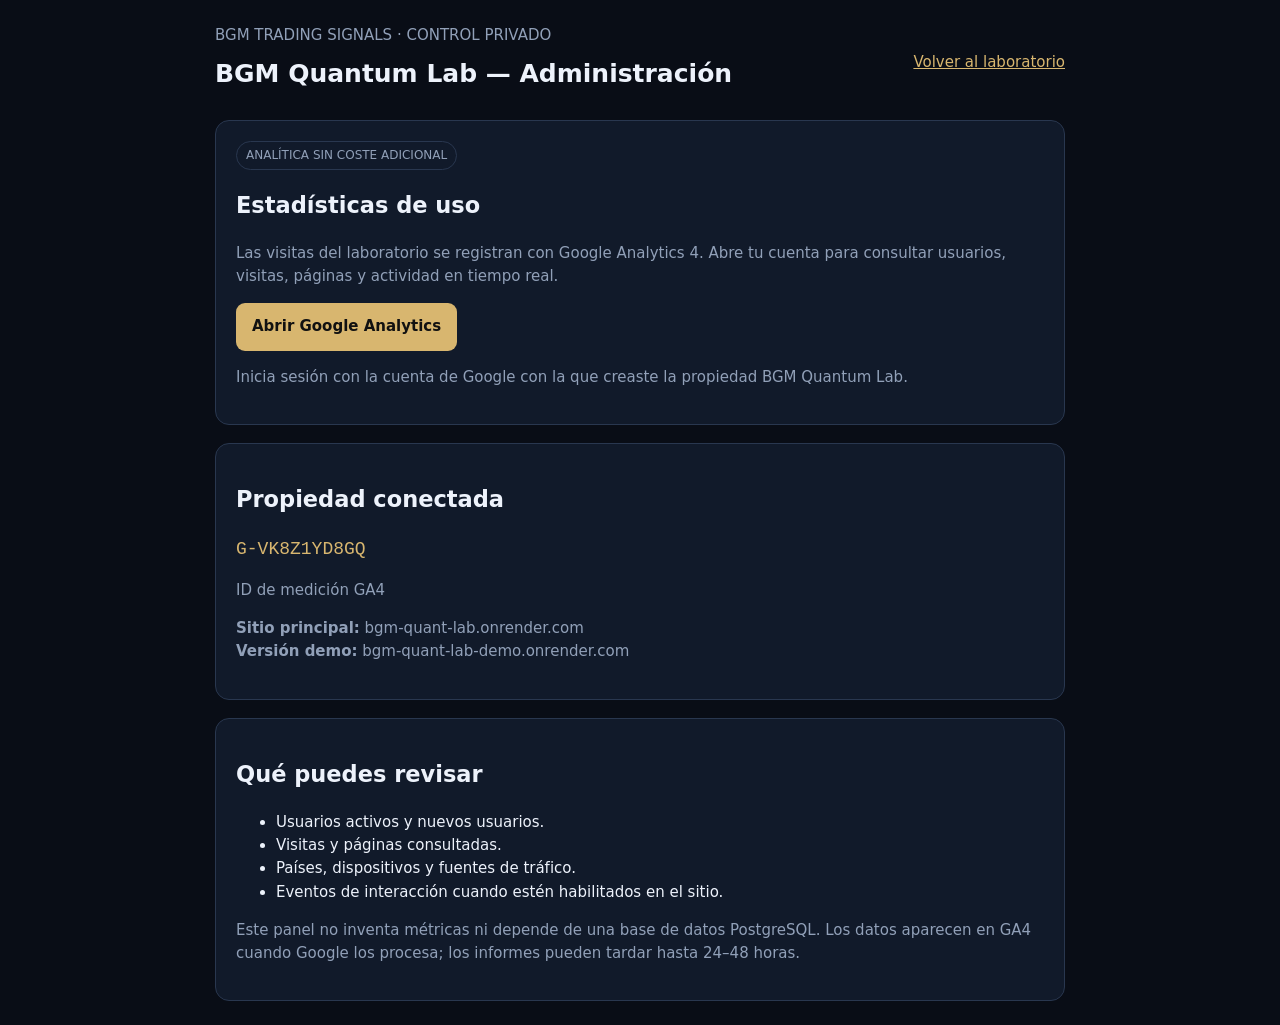
<file: quant_lab/dashboard/admin.html>
<!doctype html>
<html lang="es"><head><meta charset="utf-8"><meta name="viewport" content="width=device-width,initial-scale=1"><meta name="robots" content="noindex,nofollow"><title>BGM Quantum Lab · Administración</title>
<style>
:root{color-scheme:dark;--bg:#090d16;--panel:#111a2a;--line:#29374f;--gold:#d8b66f;--text:#edf2fb;--muted:#91a0b8}
*{box-sizing:border-box}body{margin:0;background:var(--bg);color:var(--text);font:15px/1.55 system-ui;padding:24px}.wrap{max-width:850px;margin:auto}header{display:flex;justify-content:space-between;align-items:center;gap:12px;flex-wrap:wrap}h1{font-size:25px;margin:8px 0}p,.muted{color:var(--muted)}.panel{background:var(--panel);border:1px solid var(--line);border-radius:14px;padding:20px;margin-top:18px}.button{display:inline-block;padding:12px 16px;border-radius:9px;background:var(--gold);color:#111;font-weight:700;text-decoration:none}.id{font-family:ui-monospace,monospace;color:var(--gold);font-size:18px;overflow-wrap:anywhere}.tag{display:inline-block;border:1px solid var(--line);border-radius:20px;padding:4px 9px;color:var(--muted);font-size:12px}
</style></head><body><main class="wrap">
<header><div><div class="muted">BGM TRADING SIGNALS · CONTROL PRIVADO</div><h1>BGM Quantum Lab — Administración</h1></div><a href="/" style="color:var(--gold)">Volver al laboratorio</a></header>
<section class="panel"><span class="tag">ANALÍTICA SIN COSTE ADICIONAL</span><h2>Estadísticas de uso</h2><p>Las visitas del laboratorio se registran con Google Analytics 4. Abre tu cuenta para consultar usuarios, visitas, páginas y actividad en tiempo real.</p><p><a class="button" href="https://analytics.google.com/analytics/web/" target="_blank" rel="noopener">Abrir Google Analytics</a></p><p class="muted">Inicia sesión con la cuenta de Google con la que creaste la propiedad BGM Quantum Lab.</p></section>
<section class="panel"><h2>Propiedad conectada</h2><div class="id">G-VK8Z1YD8GQ</div><p class="muted">ID de medición GA4</p><p><strong>Sitio principal:</strong> bgm-quant-lab.onrender.com<br><strong>Versión demo:</strong> bgm-quant-lab-demo.onrender.com</p></section>
<section class="panel"><h2>Qué puedes revisar</h2><ul><li>Usuarios activos y nuevos usuarios.</li><li>Visitas y páginas consultadas.</li><li>Países, dispositivos y fuentes de tráfico.</li><li>Eventos de interacción cuando estén habilitados en el sitio.</li></ul><p class="muted">Este panel no inventa métricas ni depende de una base de datos PostgreSQL. Los datos aparecen en GA4 cuando Google los procesa; los informes pueden tardar hasta 24–48 horas.</p></section>
</main></body></html>
</file>
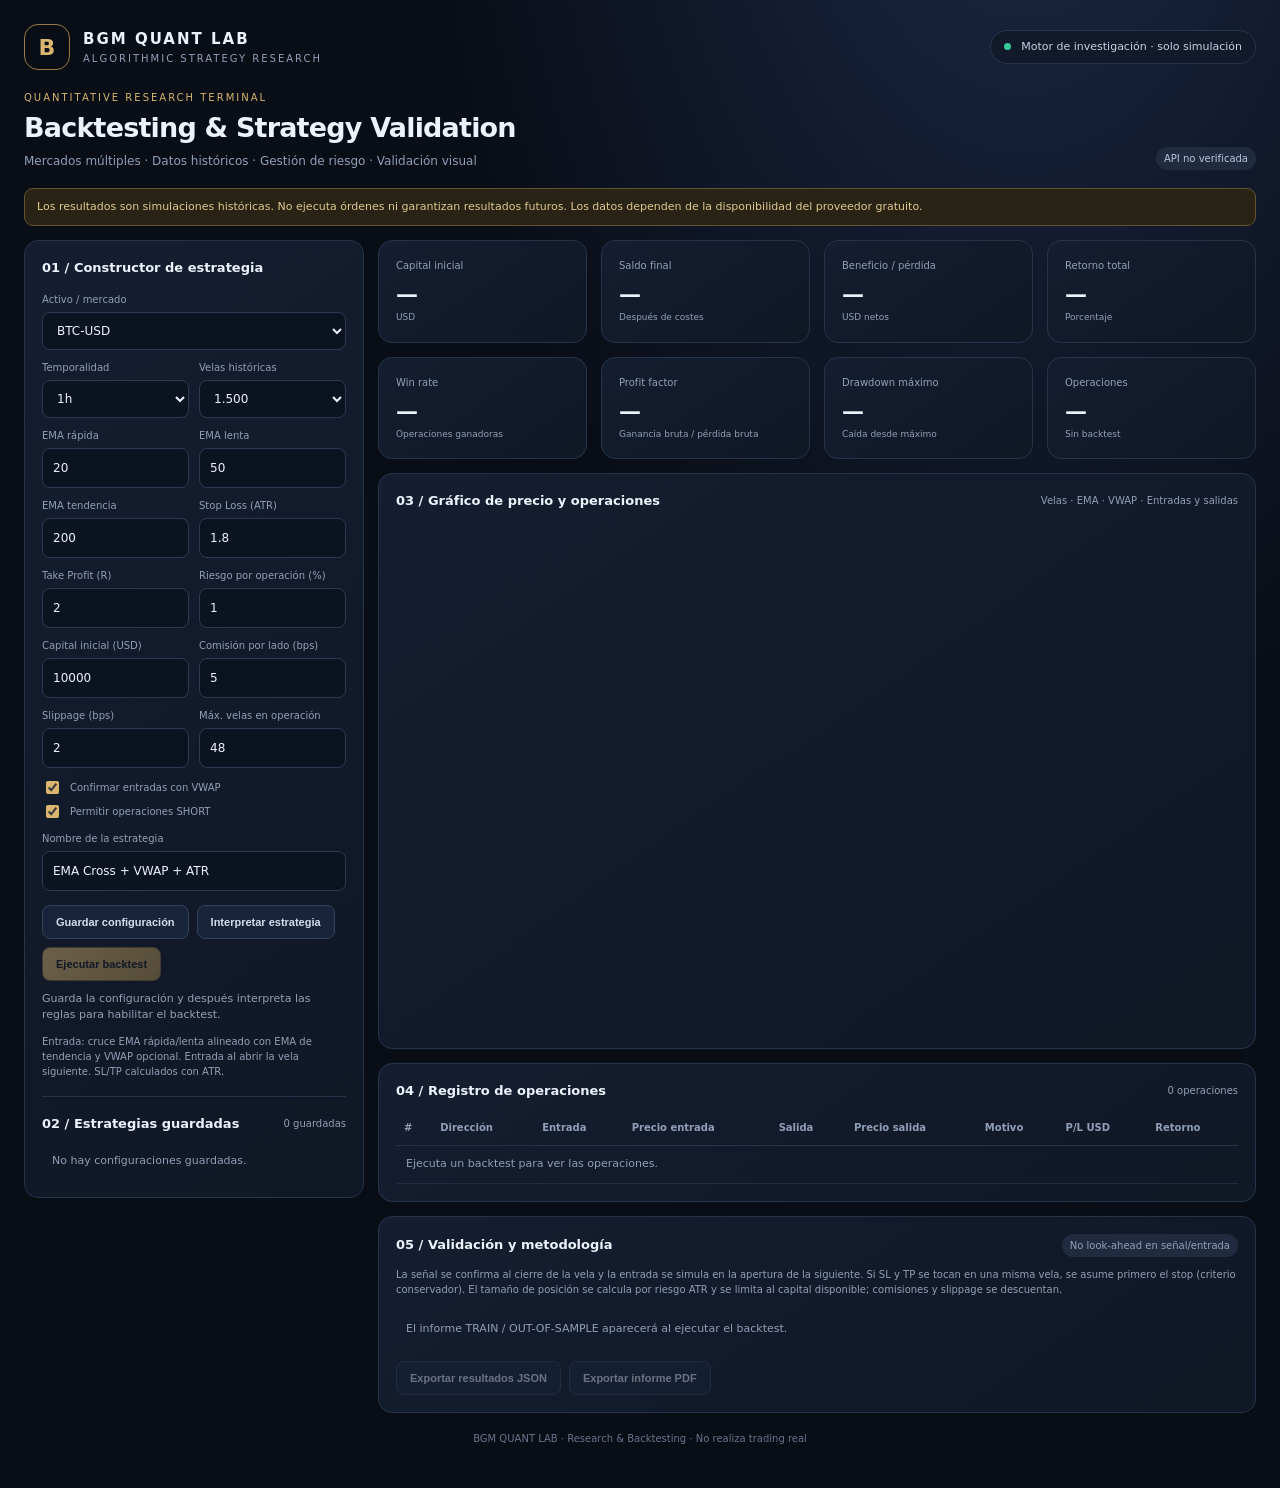
<file: quant_lab/dashboard/multi-asset.html>
<!doctype html>
<html lang="es"><head><meta charset="utf-8"><meta name="viewport" content="width=device-width,initial-scale=1"><meta name="theme-color" content="#090d16"><title>BGM Quant Lab | Quantitative Research</title>
<script src="https://cdn.plot.ly/plotly-2.35.2.min.js"></script>
<style>
:root{--bg:#090d16;--panel:#111a2a;--panel2:#151f31;--line:#26344b;--muted:#91a0b8;--text:#edf2fb;--gold:#d8b66f;--green:#35c99a;--red:#f07886;--blue:#80a8ff}*{box-sizing:border-box}body{margin:0;background:radial-gradient(ellipse at 80% -20%,#1c2a49 0,transparent 42%),var(--bg);color:var(--text);font:14px/1.5 Inter,system-ui,Segoe UI,sans-serif}.shell{max-width:1600px;margin:auto;padding:24px}.top{display:flex;justify-content:space-between;align-items:center;gap:15px;margin-bottom:20px}.brand{display:flex;gap:13px;align-items:center}.logo{width:46px;height:46px;border:1px solid #987d49;border-radius:14px;display:grid;place-items:center;color:var(--gold);font-weight:900;font-size:22px}.brand strong{letter-spacing:2px;font-size:15px}.brand small{display:block;color:var(--muted);font-size:10px;letter-spacing:2px}.status{border:1px solid var(--line);border-radius:30px;padding:8px 13px;color:#c5d1e4;background:#111a2a;font-size:11px}.status i{display:inline-block;width:7px;height:7px;background:var(--green);border-radius:50%;margin-right:7px}.hero{display:flex;justify-content:space-between;align-items:end;margin:15px 0 18px;gap:12px}.eyebrow{color:var(--gold);letter-spacing:2px;text-transform:uppercase;font-size:10px}.hero h1{font-size:27px;letter-spacing:-.8px;margin:3px 0}.hero p{color:var(--muted);margin:0;font-size:12px}.grid{display:grid;gap:14px}.workspace{grid-template-columns:340px minmax(0,1fr);align-items:start}.panel,.metric{background:linear-gradient(145deg,#141e30,#101725);border:1px solid var(--line);border-radius:14px;padding:17px;min-width:0}.panel h2{font-size:13px;margin:0 0 14px}.formgrid{display:grid;grid-template-columns:1fr 1fr;gap:10px}.field{display:grid;gap:5px}.field.full{grid-column:1/-1}.field label{font-size:10px;color:var(--muted)}input,select{width:100%;min-width:0;background:#0b1220;color:var(--text);border:1px solid #2c3a53;border-radius:8px;padding:10px;font:inherit;font-size:12px;outline:none}input:focus,select:focus{border-color:var(--gold)}.check{display:flex;gap:8px;align-items:center;color:#cbd6e7;font-size:11px}.check input{width:auto;accent-color:var(--gold)}.btnrow{display:flex;gap:8px;flex-wrap:wrap;margin-top:14px}.btn{border:1px solid #786642;background:linear-gradient(135deg,#d8b66f,#a98b4d);color:#111723;font-weight:800;border-radius:8px;padding:10px 13px;cursor:pointer;font-size:11px}.btn.secondary{background:#18243a;color:#d5deec;border-color:#34435c}.btn:disabled{opacity:.45;cursor:not-allowed}.hint{font-size:10px;color:var(--muted);margin-top:10px}.notice{margin:0 0 14px;border:1px solid #625332;background:#282314;color:#dfca91;border-radius:9px;padding:10px 12px;font-size:11px}.rightcol{display:grid;gap:14px}.metrics{grid-template-columns:repeat(4,minmax(0,1fr))}.metric .label{font-size:10px;color:var(--muted)}.metric .value{font-size:22px;font-weight:750;margin-top:5px;overflow-wrap:anywhere}.metric .sub{font-size:9px;color:var(--muted)}.sectionhead{display:flex;justify-content:space-between;align-items:center;gap:10px;margin-bottom:10px}.sectionhead h2{margin:0;font-size:13px}.sectionhead span{font-size:10px;color:var(--muted)}#chart{width:100%;height:510px}.tablewrap{overflow:auto}table{width:100%;border-collapse:collapse;white-space:nowrap;font-size:10px}th{text-align:left;color:var(--muted);font-weight:600;padding:10px 8px;border-bottom:1px solid var(--line)}td{padding:9px 8px;border-bottom:1px solid #202b40;color:#d2dbea}.long{color:var(--green)}.short{color:var(--red)}.library{display:grid;gap:8px}.saved{display:flex;justify-content:space-between;align-items:center;gap:10px;background:#0c1422;border:1px solid #29374f;padding:10px;border-radius:9px}.saved b{font-size:11px}.saved small{display:block;color:var(--muted);font-size:9px}.saved button{padding:7px 9px}.empty{color:var(--muted);font-size:11px;padding:10px}.footer{text-align:center;color:#68758b;font-size:10px;padding:18px}.statusline{font-size:11px;color:var(--muted);min-height:18px;margin-top:10px}.pill{font-size:10px;padding:4px 8px;border-radius:30px;background:#202b40;color:#b8c7dc}@media(max-width:1050px){.workspace{grid-template-columns:1fr}.metrics{grid-template-columns:repeat(2,1fr)}}@media(max-width:600px){.shell{padding:13px}.hero{align-items:flex-start;flex-direction:column}.metrics{gap:8px}.metric{padding:12px}.metric .value{font-size:18px}#chart{height:420px}.top{align-items:flex-start}.status{font-size:9px}}
@media print{body{background:white;color:#111}.shell{max-width:none;padding:0}.top,.hero,.workspace,.footer,.btnrow{display:none!important}.printarea{display:block!important;color:#111}.printarea *{color:#111!important}.printarea table{white-space:normal}.printarea h1{font-size:20px}}
.printarea{display:none}
</style></head><body><main class="shell">
<header class="top"><div class="brand"><div class="logo">B</div><div><strong>BGM QUANT LAB</strong><small>ALGORITHMIC STRATEGY RESEARCH</small></div></div><div class="status"><i></i> Motor de investigación · solo simulación</div></header>
<section class="hero"><div><div class="eyebrow">Quantitative research terminal</div><h1>Backtesting & Strategy Validation</h1><p>Mercados múltiples · Datos históricos · Gestión de riesgo · Validación visual</p></div><span class="pill" id="engineState">API esperando</span></section>
<div class="notice">Los resultados son simulaciones históricas. No ejecuta órdenes ni garantizan resultados futuros. Los datos dependen de la disponibilidad del proveedor gratuito.</div>
<section class="grid workspace">
<aside class="panel" id="builder"><h2>01 / Constructor de estrategia</h2>
<div class="formgrid">
<div class="field full"><label>Activo / mercado</label><select id="symbol"><option>BTC-USD</option><option>ETH-USD</option><option>SOL-USD</option><option>BNB-USD</option><option>XRP-USD</option><option>ADA-USD</option><option>SPY</option><option>QQQ</option><option>DIA</option><option>AAPL</option><option>MSFT</option><option>NVDA</option><option>TSLA</option><option>AMZN</option><option>GOOGL</option><option>GC=F</option><option>SI=F</option><option>CL=F</option><option>EURUSD=X</option><option>GBPUSD=X</option><option>JPY=X</option></select></div>
<div class="field"><label>Temporalidad</label><select id="timeframe"><option>5m</option><option>15m</option><option selected>1h</option><option>4h</option><option>1d</option></select></div>
<div class="field"><label>Velas históricas</label><select id="candles"><option value="500">500</option><option value="1000">1.000</option><option selected value="1500">1.500</option><option value="3000">3.000</option><option value="5000">5.000</option></select></div>
<div class="field"><label>EMA rápida</label><input id="emaFast" type="number" min="2" max="100" value="20"></div>
<div class="field"><label>EMA lenta</label><input id="emaSlow" type="number" min="3" max="200" value="50"></div>
<div class="field"><label>EMA tendencia</label><input id="emaTrend" type="number" min="50" max="500" value="200"></div>
<div class="field"><label>Stop Loss (ATR)</label><input id="stopAtr" type="number" min=".5" max="5" step=".1" value="1.8"></div>
<div class="field"><label>Take Profit (R)</label><input id="rr" type="number" min=".5" max="6" step=".1" value="2"></div>
<div class="field"><label>Riesgo por operación (%)</label><input id="risk" type="number" min=".1" max="5" step=".1" value="1"></div>
<div class="field"><label>Capital inicial (USD)</label><input id="equity" type="number" min="1" step="100" value="10000"></div>
<div class="field"><label>Comisión por lado (bps)</label><input id="fee" type="number" min="0" max="100" step=".5" value="5"></div>
<div class="field"><label>Slippage (bps)</label><input id="slippage" type="number" min="0" max="100" step=".5" value="2"></div>
<div class="field"><label>Máx. velas en operación</label><input id="holding" type="number" min="1" max="1000" value="48"></div>
<div class="field full"><label class="check"><input id="vwap" type="checkbox" checked> Confirmar entradas con VWAP</label><label class="check"><input id="shorts" type="checkbox" checked> Permitir operaciones SHORT</label></div>
<div class="field full"><label>Nombre de la estrategia</label><input id="strategyName" maxlength="60" value="EMA Cross + VWAP + ATR"></div>
</div>
<div class="btnrow"><button class="btn secondary" id="saveConfig">Guardar configuración</button><button class="btn secondary" id="interpret">Interpretar estrategia</button><button class="btn" id="run" disabled>Ejecutar backtest</button></div>
<div class="statusline" id="builderStatus">Guarda la configuración y después interpreta las reglas para habilitar el backtest.</div>
<div class="hint">Entrada: cruce EMA rápida/lenta alineado con EMA de tendencia y VWAP opcional. Entrada al abrir la vela siguiente. SL/TP calculados con ATR.</div>
<hr style="border:0;border-top:1px solid var(--line);margin:17px 0">
<div class="sectionhead"><h2>02 / Estrategias guardadas</h2><span id="savedCount">0</span></div><div class="library" id="library"><div class="empty">No hay configuraciones guardadas.</div></div>
</aside>
<div class="rightcol">
<section class="grid metrics" id="metrics">
<div class="metric"><div class="label">Capital inicial</div><div class="value" id="mInitial">—</div><div class="sub">USD</div></div>
<div class="metric"><div class="label">Saldo final</div><div class="value" id="mFinal">—</div><div class="sub">Después de costes</div></div>
<div class="metric"><div class="label">Beneficio / pérdida</div><div class="value" id="mPnl">—</div><div class="sub">USD netos</div></div>
<div class="metric"><div class="label">Retorno total</div><div class="value" id="mReturn">—</div><div class="sub">Porcentaje</div></div>
<div class="metric"><div class="label">Win rate</div><div class="value" id="mWin">—</div><div class="sub">Operaciones ganadoras</div></div>
<div class="metric"><div class="label">Profit factor</div><div class="value" id="mPf">—</div><div class="sub">Ganancia bruta / pérdida bruta</div></div>
<div class="metric"><div class="label">Drawdown máximo</div><div class="value" id="mDd">—</div><div class="sub">Caída desde máximo</div></div>
<div class="metric"><div class="label">Operaciones</div><div class="value" id="mTrades">—</div><div class="sub" id="mPeriod">Sin backtest</div></div>
</section>
<section class="panel"><div class="sectionhead"><h2>03 / Gráfico de precio y operaciones</h2><span id="chartMeta">Velas · EMA · VWAP · Entradas y salidas</span></div><div id="chart"></div></section>
<section class="panel"><div class="sectionhead"><h2>04 / Registro de operaciones</h2><span id="tradeCount">0 operaciones</span></div><div class="tablewrap"><table><thead><tr><th>#</th><th>Dirección</th><th>Entrada</th><th>Precio entrada</th><th>Salida</th><th>Precio salida</th><th>Motivo</th><th>P/L USD</th><th>Retorno</th></tr></thead><tbody id="tradeRows"><tr><td colspan="9" class="empty">Ejecuta un backtest para ver las operaciones.</td></tr></tbody></table></div></section>
<section class="panel"><div class="sectionhead"><h2>05 / Validación y metodología</h2><span class="pill">No look-ahead en señal/entrada</span></div><div id="method" class="hint">La señal se confirma al cierre de la vela y la entrada se simula en la apertura de la siguiente. Si SL y TP se tocan en una misma vela, se asume primero el stop (criterio conservador). El tamaño de posición se calcula por riesgo ATR y se limita al capital disponible; comisiones y slippage se descuentan.</div><div id="validationSummary" class="tablewrap" style="margin-top:14px"><div class="empty">El informe TRAIN / OUT-OF-SAMPLE aparecerá al ejecutar el backtest.</div></div><div class="btnrow"><button class="btn secondary" id="exportJson" disabled>Exportar resultados JSON</button><button class="btn secondary" id="printPdf" disabled>Exportar informe PDF</button></div></section>
</div></section><footer class="footer">BGM QUANT LAB · Research & Backtesting · No realiza trading real</footer>
<section class="printarea" id="printArea"></section></main>
<script>
const $=id=>document.getElementById(id), API='https://bgm-quant-lab-api.onrender.com';
let currentResult=null, interpreted=false, lastSavedId=null, savedConfigSignature=null;
const KEY='bgmQuantLab.multiAssetStrategies.v1';
const num=(id)=>Number($(id).value);
const config=()=>({ema_fast:num('emaFast'),ema_slow:num('emaSlow'),ema_trend:num('emaTrend'),stop_atr:num('stopAtr'),reward_risk:num('rr'),risk_per_trade_pct:num('risk'),initial_equity:num('equity'),fee_bps:num('fee'),slippage_bps:num('slippage'),max_holding_bars:num('holding'),use_vwap:$('vwap').checked,allow_short:$('shorts').checked});
const snapshot=()=>({name:$('strategyName').value.trim()||'Estrategia sin nombre',symbol:$('symbol').value,timeframe:$('timeframe').value,candles:num('candles'),config:config()});
function validate(){const c=config();if(!(Number.isInteger(c.ema_fast)&&Number.isInteger(c.ema_slow)&&Number.isInteger(c.ema_trend)&&2<=c.ema_fast&&c.ema_fast<c.ema_slow&&c.ema_slow<c.ema_trend&&c.ema_trend<=500))throw Error('Las EMAs deben cumplir 2 ≤ rápida < lenta < tendencia ≤ 500.');if(!(c.initial_equity>0&&c.risk_per_trade_pct>=.1&&c.risk_per_trade_pct<=5&&c.stop_atr>=.5&&c.stop_atr<=5&&c.reward_risk>=.5&&c.reward_risk<=6&&c.max_holding_bars>=1&&c.max_holding_bars<=1000&&c.fee_bps>=0&&c.slippage_bps>=0))throw Error('Revisa capital, riesgo, SL/TP, costes y máximo de velas.');}
function readSaved(){try{const a=JSON.parse(localStorage.getItem(KEY)||'[]');return Array.isArray(a)?a:[]}catch(e){return[]}}
function writeSaved(a){localStorage.setItem(KEY,JSON.stringify(a));renderLibrary()}
function saveConfig(){try{validate();const s=snapshot(),all=readSaved();let item=all.find(x=>x.id===lastSavedId);if(item){Object.assign(item,s,{updated_at:new Date().toISOString()})}else{item={...s,id:'strat-'+Date.now(),saved_at:new Date().toISOString()};all.unshift(item);lastSavedId=item.id}writeSaved(all);savedConfigSignature=JSON.stringify(snapshot());$('builderStatus').textContent='Configuración guardada en este navegador. Ahora puedes interpretarla.';return true}catch(e){$('builderStatus').textContent=e.message;return false}}
function renderLibrary(){const all=readSaved();$('savedCount').textContent=all.length+' guardadas';const box=$('library');box.innerHTML='';if(!all.length){box.innerHTML='<div class="empty">No hay configuraciones guardadas.</div>';return}all.forEach(s=>{const row=document.createElement('div');row.className='saved';const info=document.createElement('div'),b=document.createElement('b'),small=document.createElement('small');b.textContent=s.name;small.textContent=s.symbol+' · '+s.timeframe+' · Capital '+fmt(s.config.initial_equity)+' USD';info.append(b,small);const actions=document.createElement('div');[['Cargar',()=>loadSaved(s.id)],['PDF',()=>printSaved(s)],['×',()=>{writeSaved(readSaved().filter(x=>x.id!==s.id))}]].forEach(([label,fn])=>{const btn=document.createElement('button');btn.className='btn secondary';btn.textContent=label;btn.onclick=fn;actions.append(btn)});row.append(info,actions);box.append(row)})}
function loadSaved(id){const s=readSaved().find(x=>x.id===id);if(!s)return;lastSavedId=s.id;$('strategyName').value=s.name;$('symbol').value=s.symbol;$('timeframe').value=s.timeframe;$('candles').value=String(s.candles);for(const [key,id] of Object.entries({ema_fast:'emaFast',ema_slow:'emaSlow',ema_trend:'emaTrend',stop_atr:'stopAtr',reward_risk:'rr',risk_per_trade_pct:'risk',initial_equity:'equity',fee_bps:'fee',slippage_bps:'slippage',max_holding_bars:'holding'}))$(id).value=s.config[key];$('vwap').checked=s.config.use_vwap;$('shorts').checked=s.config.allow_short;savedConfigSignature=JSON.stringify(snapshot());interpreted=false;$('run').disabled=true;$('builderStatus').textContent='Configuración cargada. Pulsa Interpretar estrategia.'}
function interpret(){try{validate();if(!savedConfigSignature||savedConfigSignature!==JSON.stringify(snapshot()))throw Error('Primero guarda la configuración actual. Si cambias un parámetro, vuelve a guardarla antes de interpretar.');const c=config();$('builderStatus').textContent='LONG: cruce alcista EMA '+c.ema_fast+'/'+c.ema_slow+', precio sobre EMA '+c.ema_trend+(c.use_vwap?' y VWAP':'')+'. SHORT: cruce bajista y precio bajo EMA de tendencia. SL '+c.stop_atr+' ATR · TP '+c.reward_risk+'R · riesgo '+c.risk_per_trade_pct+'%.';interpreted=true;$('run').disabled=false}catch(e){$('builderStatus').textContent=e.message;interpreted=false;$('run').disabled=true}}
function fmt(v,s=''){if(v===null||v===undefined||!Number.isFinite(Number(v)))return 'N/D';return Number(v).toLocaleString('es-ES',{maximumFractionDigits:2})+s}
$('saveConfig').onclick=saveConfig;$('interpret').onclick=interpret;
$('run').onclick=async()=>{if(!interpreted)return;try{validate()}catch(e){$('builderStatus').textContent=e.message;return}$('run').disabled=true;$('engineState').textContent='Descargando datos…';$('builderStatus').textContent='Descargando velas y ejecutando el motor cuantitativo. El primer arranque puede tardar.';try{const res=await fetch(API+'/api/multi-backtest',{method:'POST',headers:{'Content-Type':'application/json'},body:JSON.stringify({symbol:$('symbol').value,timeframe:$('timeframe').value,candles:num('candles'),config:config()})});const data=await res.json();if(!res.ok||!data.ok)throw Error(data.error||'Error de backtest');currentResult=data;renderResult(data);$('engineState').textContent='Backtest completado';$('builderStatus').textContent=data.market_name+' · '+data.candles_used+' velas · '+data.data_start+' → '+data.data_end;if(lastSavedId){const all=readSaved(),item=all.find(x=>x.id===lastSavedId);if(item){item.last_result={final_equity:data.result.final_equity,net_return_pct:data.result.net_return_pct,trades:data.result.trades};writeSaved(all)}}}catch(e){$('engineState').textContent='Error';$('builderStatus').textContent=e.message}finally{$('run').disabled=!interpreted}};
function renderResult(data){const r=data.result;const v=data.validation;if(v){const rows=[['Operaciones','trades'],['Win rate (%)','win_rate_pct'],['Profit factor','profit_factor'],['Retorno neto (%)','net_return_pct'],['Drawdown máximo (%)','max_drawdown_pct']];$('validationSummary').innerHTML='<table><thead><tr><th>Validación cronológica</th><th>TRAIN · 70%</th><th>OUT-OF-SAMPLE · 30%</th></tr></thead><tbody>'+rows.map(([label,key])=>'<tr><td>'+label+'</td><td>'+fmt(v.train[key])+'</td><td>'+fmt(v.out_of_sample[key])+'</td></tr>').join('')+'</tbody></table><p class="hint">'+v.note+'</p>'}const values={mInitial:fmt(r.initial_equity)+' USD',mFinal:fmt(r.final_equity)+' USD',mPnl:fmt(r.net_profit)+' USD',mReturn:fmt(r.net_return_pct,'%'),mWin:fmt(r.win_rate_pct,'%'),mPf:fmt(r.profit_factor),mDd:fmt(r.max_drawdown_pct,'%'),mTrades:r.trades};for(const [id,v] of Object.entries(values))$(id).textContent=v;$('mPnl').style.color=r.net_profit>=0?'var(--green)':'var(--red)';$('mPeriod').textContent=data.data_start+' → '+data.data_end;$('tradeCount').textContent=r.trades+' operaciones';$('chartMeta').textContent=data.symbol+' · '+data.timeframe+' · '+data.candles_used+' velas';renderChart(data);renderTrades(r.trade_log);$('exportJson').disabled=false;$('printPdf').disabled=false}
function renderChart(data){const r=data.result,rows=r.candles||[],x=rows.map(v=>v.open_time);const traces=[{type:'candlestick',x,open:rows.map(v=>v.open),high:rows.map(v=>v.high),low:rows.map(v=>v.low),close:rows.map(v=>v.close),name:data.symbol,increasing:{line:{color:'#35c99a'}},decreasing:{line:{color:'#f07886'}}}];const addLine=(key,name,color)=>{const vals=rows.map(v=>v[key]);if(vals.some(v=>v!==null&&v!==undefined))traces.push({type:'scatter',mode:'lines',x,y:vals,name,line:{width:1.2,color}})};const c=config();addLine('ema_'+c.ema_fast,'EMA '+c.ema_fast,'#e4bd69');addLine('ema_'+c.ema_slow,'EMA '+c.ema_slow,'#82a8ff');addLine('ema_'+c.ema_trend,'EMA '+c.ema_trend,'#d68bea');if(c.use_vwap)addLine('vwap','VWAP','#55c6d7');const entries=r.trade_log||[];const long=entries.filter(t=>t.side==='LONG'),short=entries.filter(t=>t.side==='SHORT');for(const [arr,label,color,symbol,field] of [[long,'Entrada LONG','#35c99a','triangle-up','entry_price'],[short,'Entrada SHORT','#f07886','triangle-down','entry_price']])if(arr.length)traces.push({type:'scatter',mode:'markers',x:arr.map(t=>t.entry_time),y:arr.map(t=>t[field]),name:label,marker:{color,symbol,size:11,line:{width:1,color:'#101725'}}});if(entries.length)traces.push({type:'scatter',mode:'markers',x:entries.map(t=>t.exit_time),y:entries.map(t=>t.exit_price),name:'Salidas',marker:{color:'#f3e7c7',symbol:'x',size:9}});const layout={paper_bgcolor:'#111a2a',plot_bgcolor:'#111a2a',font:{color:'#cbd6e7',size:10},margin:{l:55,r:20,t:15,b:45},xaxis:{gridcolor:'#26344b',rangeslider:{visible:false}},yaxis:{gridcolor:'#26344b',side:'right'},legend:{orientation:'h',y:1.08},hovermode:'x unified'};Plotly.newPlot('chart',traces,layout,{responsive:true,displaylogo:false,scrollZoom:true})}
function renderTrades(trades){const body=$('tradeRows');body.innerHTML='';if(!trades.length){body.innerHTML='<tr><td colspan="9" class="empty">No se generaron operaciones con esta configuración.</td></tr>';return}trades.slice().reverse().forEach((t,i)=>{const tr=document.createElement('tr');const cells=[trades.length-i,t.side,t.entry_time.replace('T',' ').slice(0,16),fmt(t.entry_price),t.exit_time.replace('T',' ').slice(0,16),fmt(t.exit_price),t.exit_reason,fmt(t.pnl),fmt(t.return_pct,'%')];cells.forEach((v,j)=>{const td=document.createElement('td');td.textContent=v;if(j===1)td.className=t.side.toLowerCase();if(j===7)td.className=t.pnl>=0?'long':'short';tr.append(td)});body.append(tr)})}
$('exportJson').onclick=()=>{if(!currentResult)return;download('bgm_quant_lab_result.json',JSON.stringify(currentResult,null,2),'application/json')};
function download(name,content,type){const a=document.createElement('a'),url=URL.createObjectURL(new Blob([content],{type}));a.href=url;a.download=name;a.click();setTimeout(()=>URL.revokeObjectURL(url),1000)}
function printSaved(s){const c=s.config;$('printArea').innerHTML='<h1>BGM QUANT LAB — '+esc(s.name)+'</h1><p>Activo: '+esc(s.symbol)+' · Temporalidad: '+esc(s.timeframe)+'</p><h2>Configuración</h2><table>'+Object.entries(c).map(([k,v])=>'<tr><th>'+esc(k)+'</th><td>'+esc(v)+'</td></tr>').join('')+'</table><p>Reglas: cruce EMA rápida/lenta alineado con EMA de tendencia; VWAP opcional. Entrada en apertura de vela siguiente. Stop dinámico ATR y objetivo en múltiplos R. Costes y slippage incluidos.</p>'+(s.last_result?'<h2>Último resultado</h2><p>Saldo final: '+fmt(s.last_result.final_equity)+' USD · Retorno: '+fmt(s.last_result.net_return_pct,'%')+' · Operaciones: '+s.last_result.trades+'</p>':'')+'<p>Simulación histórica; no ejecuta órdenes ni garantiza rentabilidad.</p>';window.print()}
function esc(s){return String(s).replace(/[&<>"']/g,c=>({'&':'&amp;','<':'&lt;','>':'&gt;','"':'&quot;',"'":'&#39;'}[c]))}
$('printPdf').onclick=()=>{if(!currentResult)return;const s={...snapshot(),last_result:{final_equity:currentResult.result.final_equity,net_return_pct:currentResult.result.net_return_pct,trades:currentResult.result.trades}};printSaved(s)};
renderLibrary();
fetch(API+'/health').then(r=>r.json()).then(()=>{$('engineState').textContent='API conectada'}).catch(()=>{$('engineState').textContent='API no verificada'});
</script></body></html>
</file>
